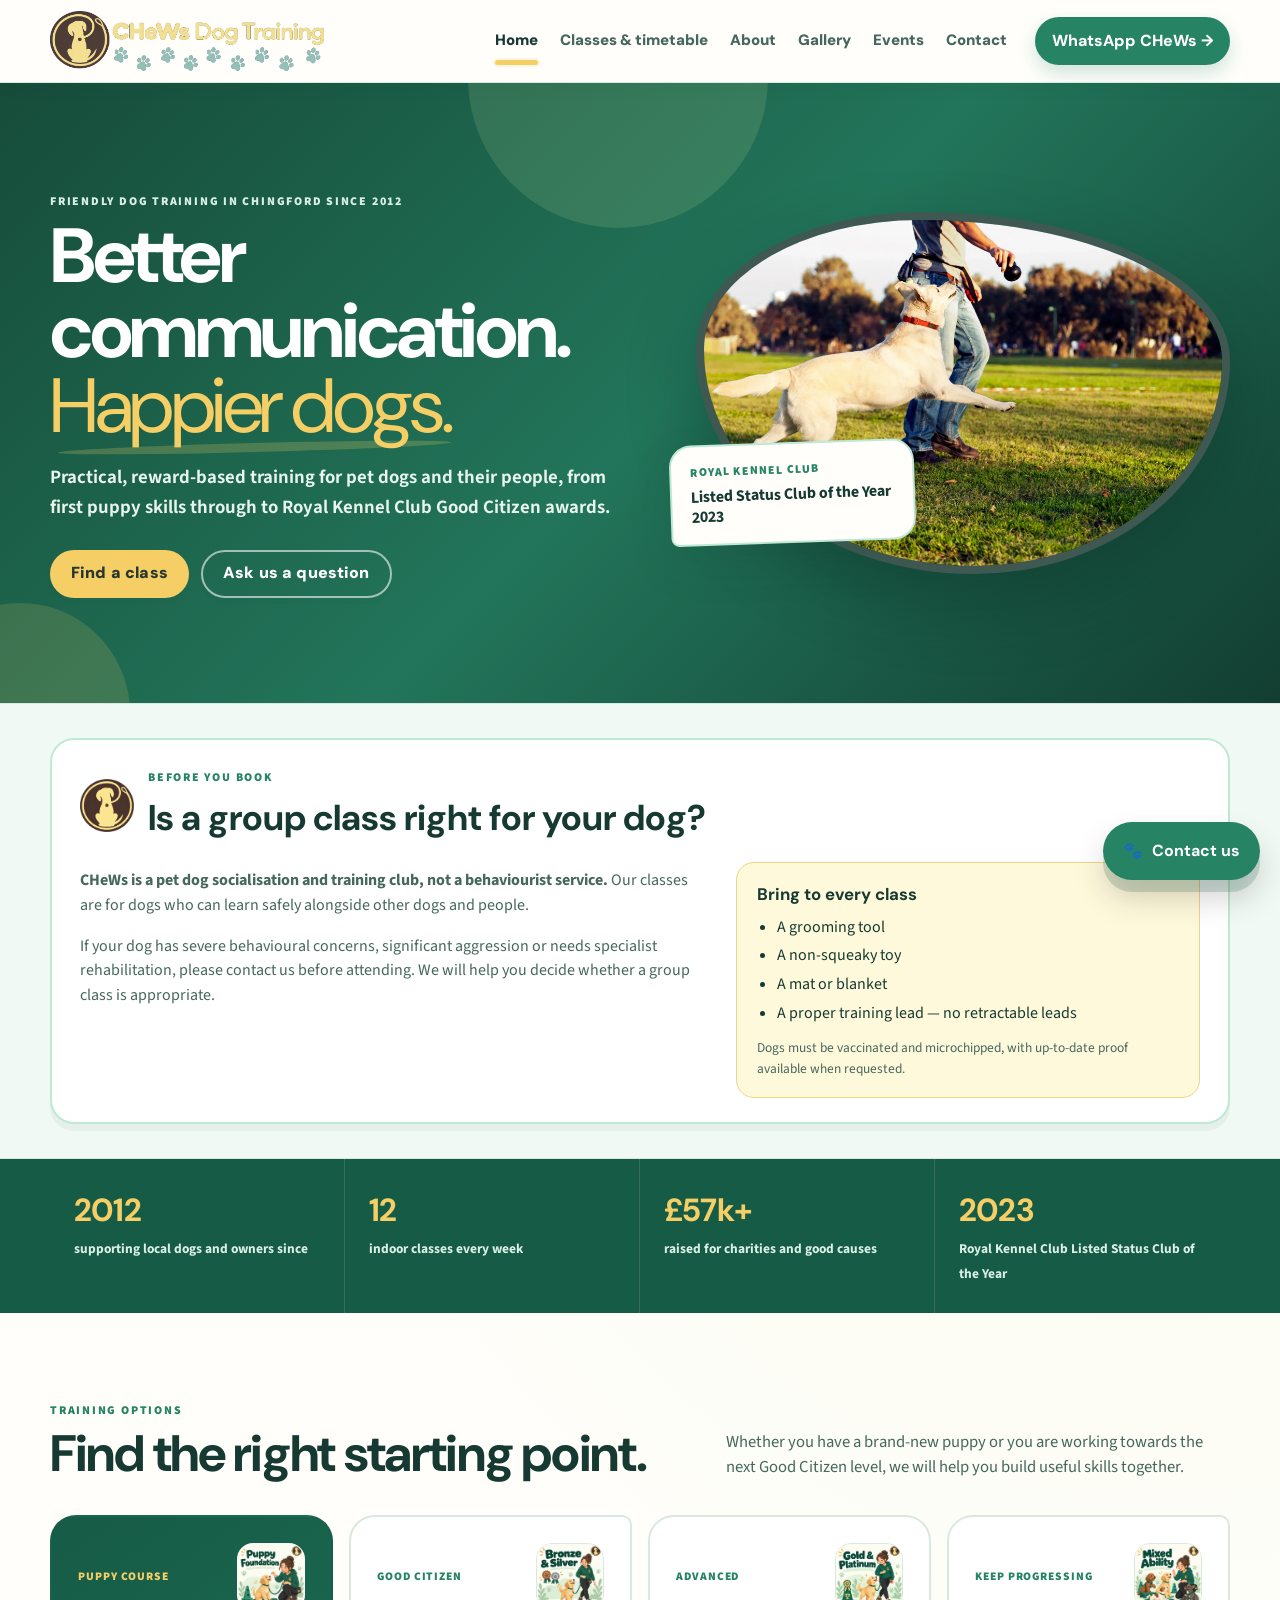
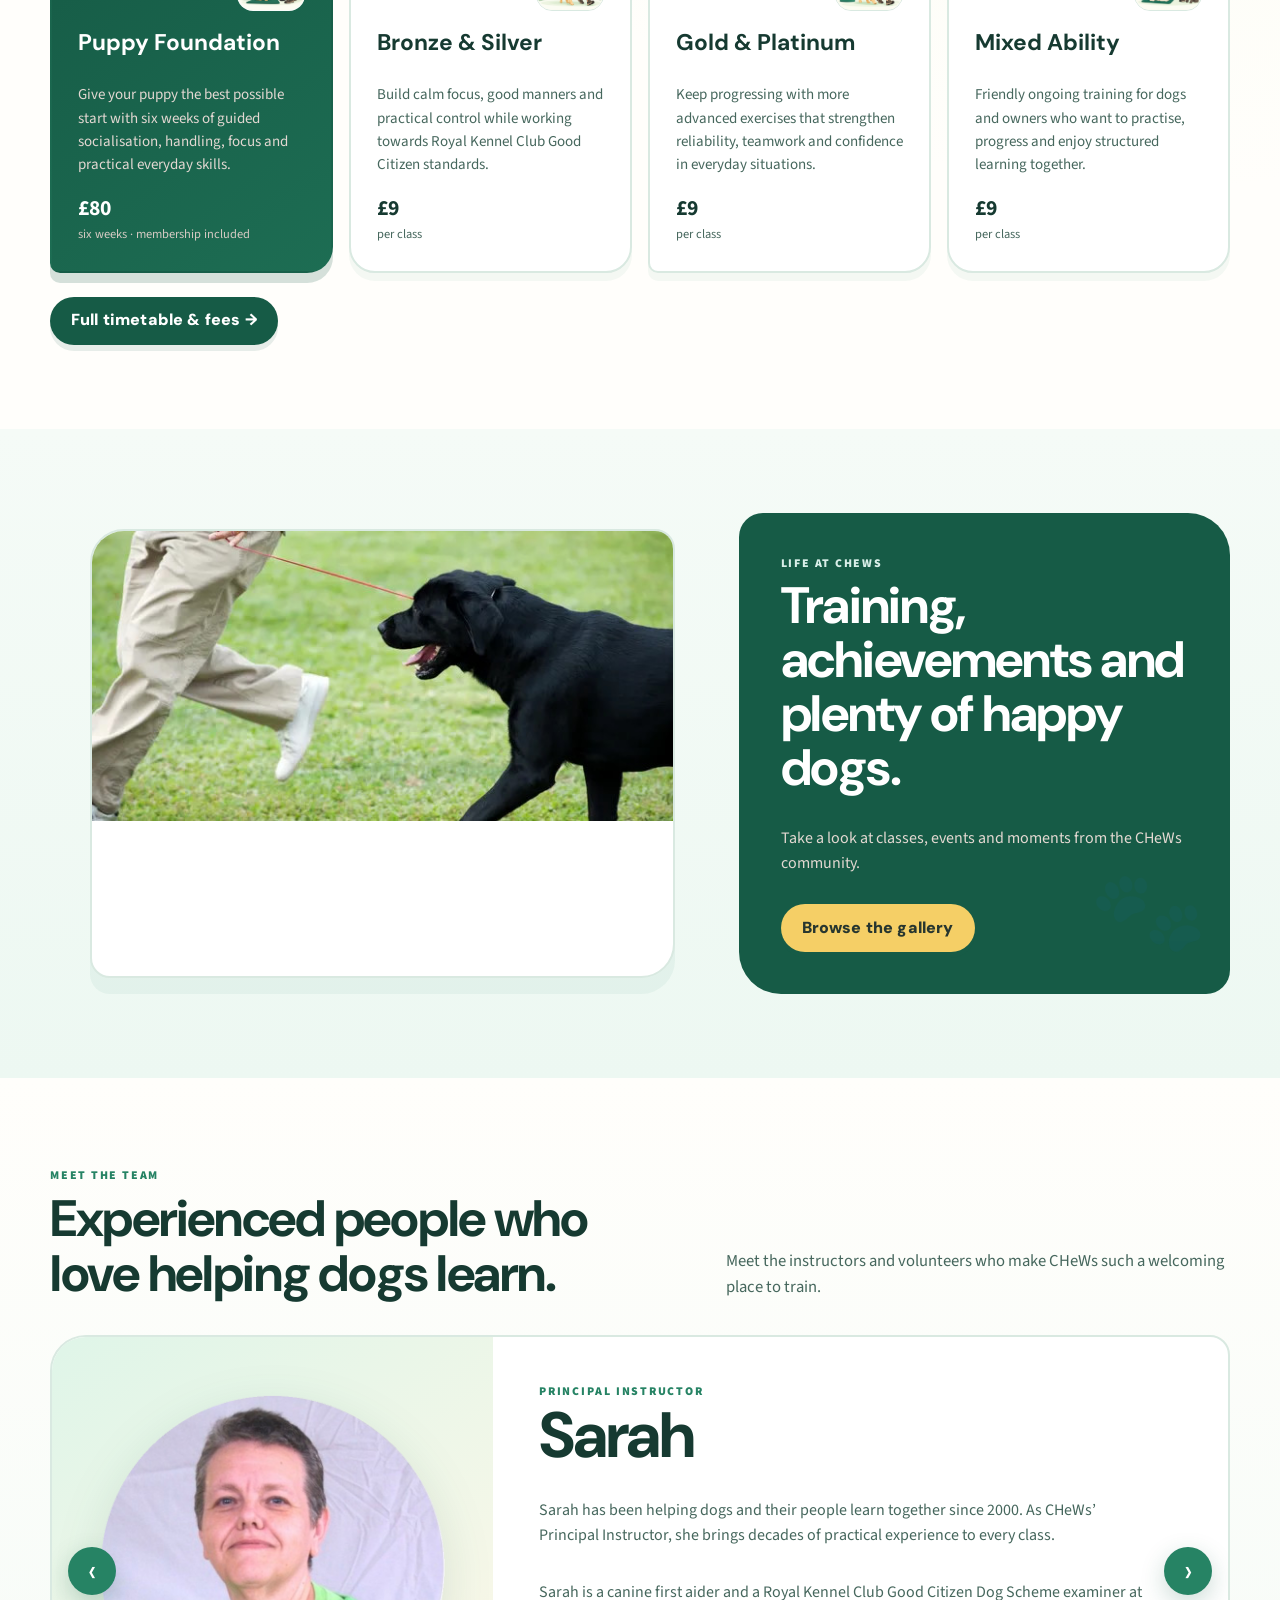
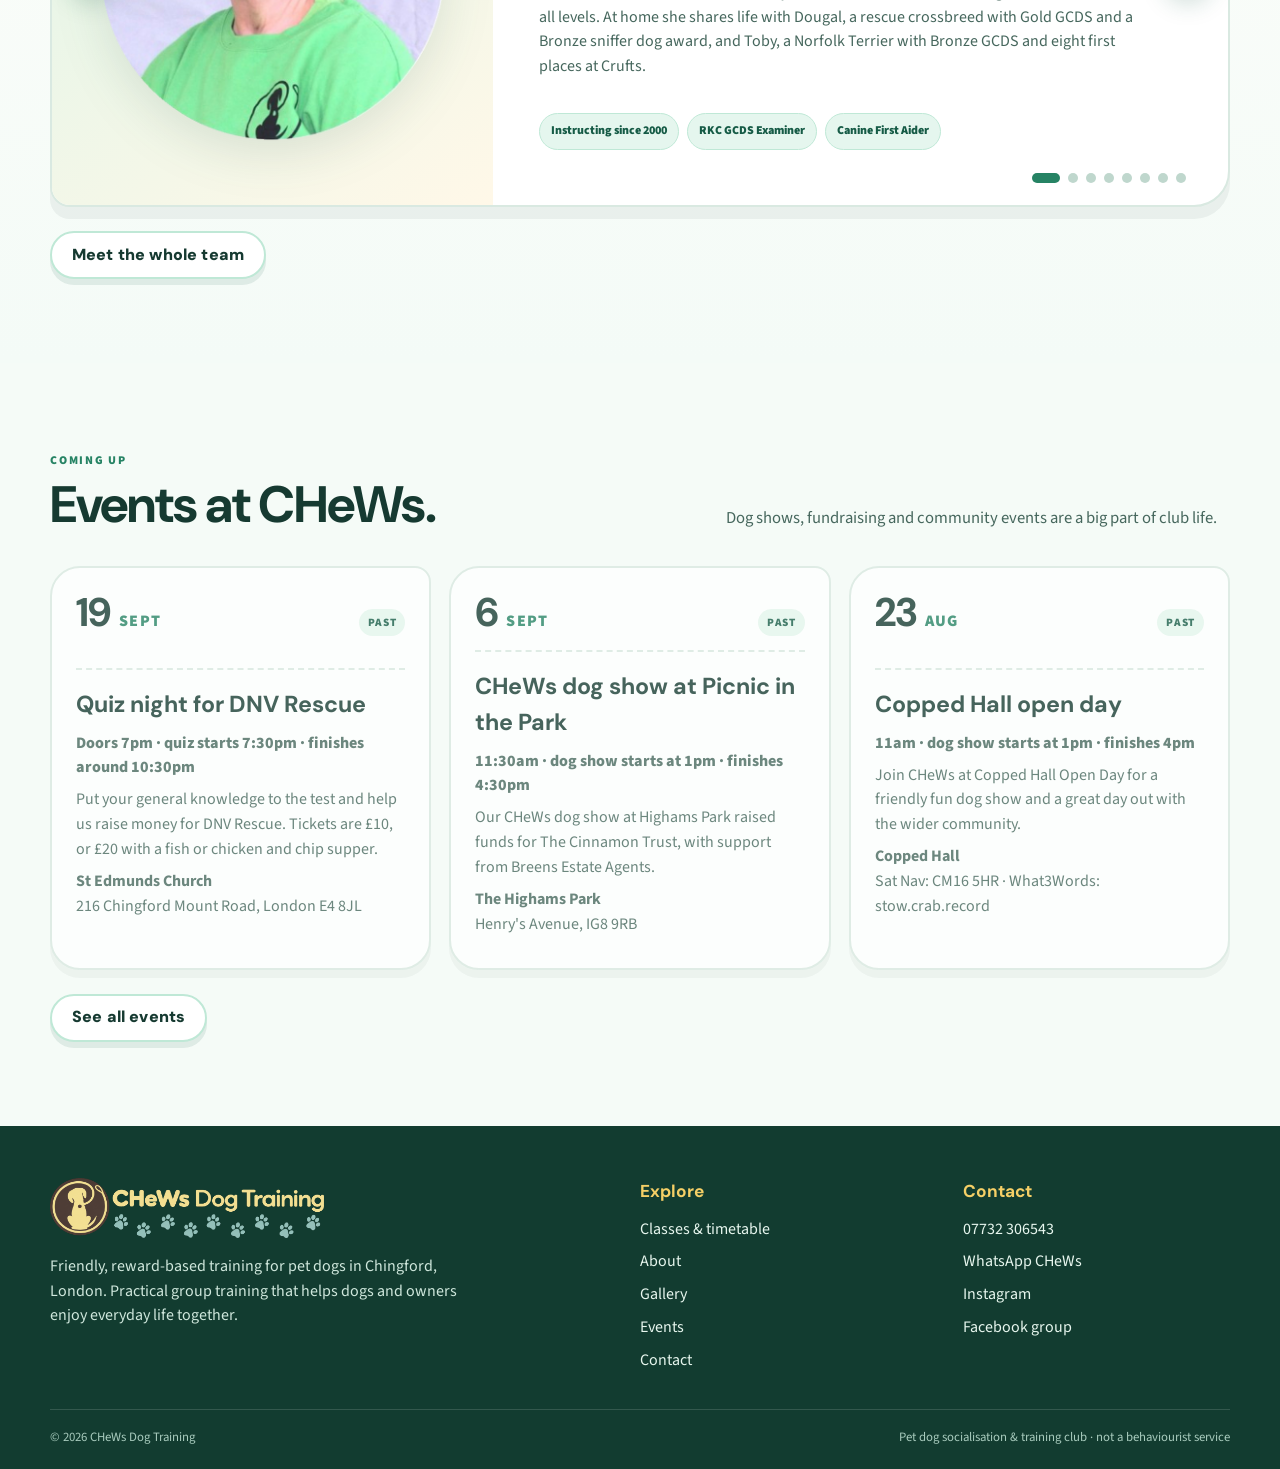
<file: index.html>
<!doctype html><html lang="en"><head><meta charset="utf-8"><meta name="viewport" content="width=device-width,initial-scale=1"><meta name="theme-color" content="#165b46"><meta name="description" content="Friendly, reward-based dog training in Chingford, from Puppy Foundation to Royal Kennel Club Good Citizen levels."><title>CHeWs Dog Training | Friendly dog training in Chingford</title><link rel="icon" href="./assets/logo/chews-mark.png" type="image/png"><link rel="stylesheet" href="./css/styles.css"></head><body data-page="home" data-root="."><div id="site-notice" class="site-notice" hidden></div><div id="prototype-error" class="site-notice" hidden></div><header id="site-header" class="site-header"></header><main>
<section class="home-hero"><div class="container home-hero-grid"><div><span class="eyebrow light">Friendly dog training in Chingford since 2012</span><h1>Better communication.<br><em>Happier dogs.</em></h1><p>Practical, reward-based training for pet dogs and their people, from first puppy skills through to Royal Kennel Club Good Citizen awards.</p><div class="hero-actions"><a class="button primary" href="classes/">Find a class</a><a class="button ghost inverse" href="contact/">Ask us a question</a></div></div><div class="hero-photo"><div class="hero-photo-frame"><img src="assets/images/current-site-hero.png" alt="Dog working attentively with a handler during a training exercise"></div><div class="hero-badge"><span>Royal Kennel Club</span><strong>Listed Status Club of the Year 2023</strong></div></div></div></section>
<section class="join-first"><div class="container before-you-join"><div class="join-heading"><img src="assets/logo/chews-mark.png" alt="" class="join-mark"><div><span class="eyebrow">Before you book</span><h2>Is a group class right for your dog?</h2></div></div><div class="join-grid"><div><p><strong>CHeWs is a pet dog socialisation and training club, not a behaviourist service.</strong> Our classes are for dogs who can learn safely alongside other dogs and people.</p><p>If your dog has severe behavioural concerns, significant aggression or needs specialist rehabilitation, please contact us before attending. We will help you decide whether a group class is appropriate.</p></div><div class="bring-card"><h3>Bring to every class</h3><ul><li>A grooming tool</li><li>A non-squeaky toy</li><li>A mat or blanket</li><li>A proper training lead — no retractable leads</li></ul><p class="small-note">Dogs must be vaccinated and microchipped, with up-to-date proof available when requested.</p></div></div></div></section>
<section class="stats-band"><div id="stats-grid" class="container stats-grid"></div></section>
<section class="section"><div class="container"><div class="section-heading split"><div><span class="eyebrow">Training options</span><h2>Find the right starting point.</h2></div><p>Whether you have a brand-new puppy or you are working towards the next Good Citizen level, we will help you build useful skills together.</p></div><div id="class-grid" class="class-grid"></div><div class="section-cta"><a class="button dark" href="classes/">Full timetable & fees →</a></div></div></section>
<section class="section photo-strip"><div class="container photo-strip-grid"><figure class="photo-natural"><img src="assets/images/current-site-gallery-1.png" alt="Dog taking part in a CHeWs training session"></figure><div class="photo-copy"><span class="eyebrow light">Life at CHeWs</span><h2>Training, achievements and plenty of happy dogs.</h2><p>Take a look at classes, events and moments from the CHeWs community.</p><a class="button primary" href="gallery/">Browse the gallery</a></div></div></section>
<section class="section trainers-home"><div class="container"><div class="section-heading split"><div><span class="eyebrow">Meet the team</span><h2>Experienced people who love helping dogs learn.</h2></div><p>Meet the instructors and volunteers who make CHeWs such a welcoming place to train.</p></div><div id="home-team-carousel"></div><div class="section-cta"><a href="about/" class="button ghost">Meet the whole team</a></div></div></section>
<section class="section" style="background:var(--cream)"><div class="container"><div class="section-heading split"><div><span class="eyebrow">Coming up</span><h2>Events at CHeWs.</h2></div><p>Dog shows, fundraising and community events are a big part of club life.</p></div><div id="home-events" class="events-grid home-events-grid"></div><div class="section-cta"><a href="events/" class="button ghost">See all events</a></div></div></section>
</main><footer id="site-footer" class="site-footer"></footer><div id="contact-fab-root"></div><script src="./js/content-provider.js"></script><script src="./js/site.js"></script></body></html>
</file>
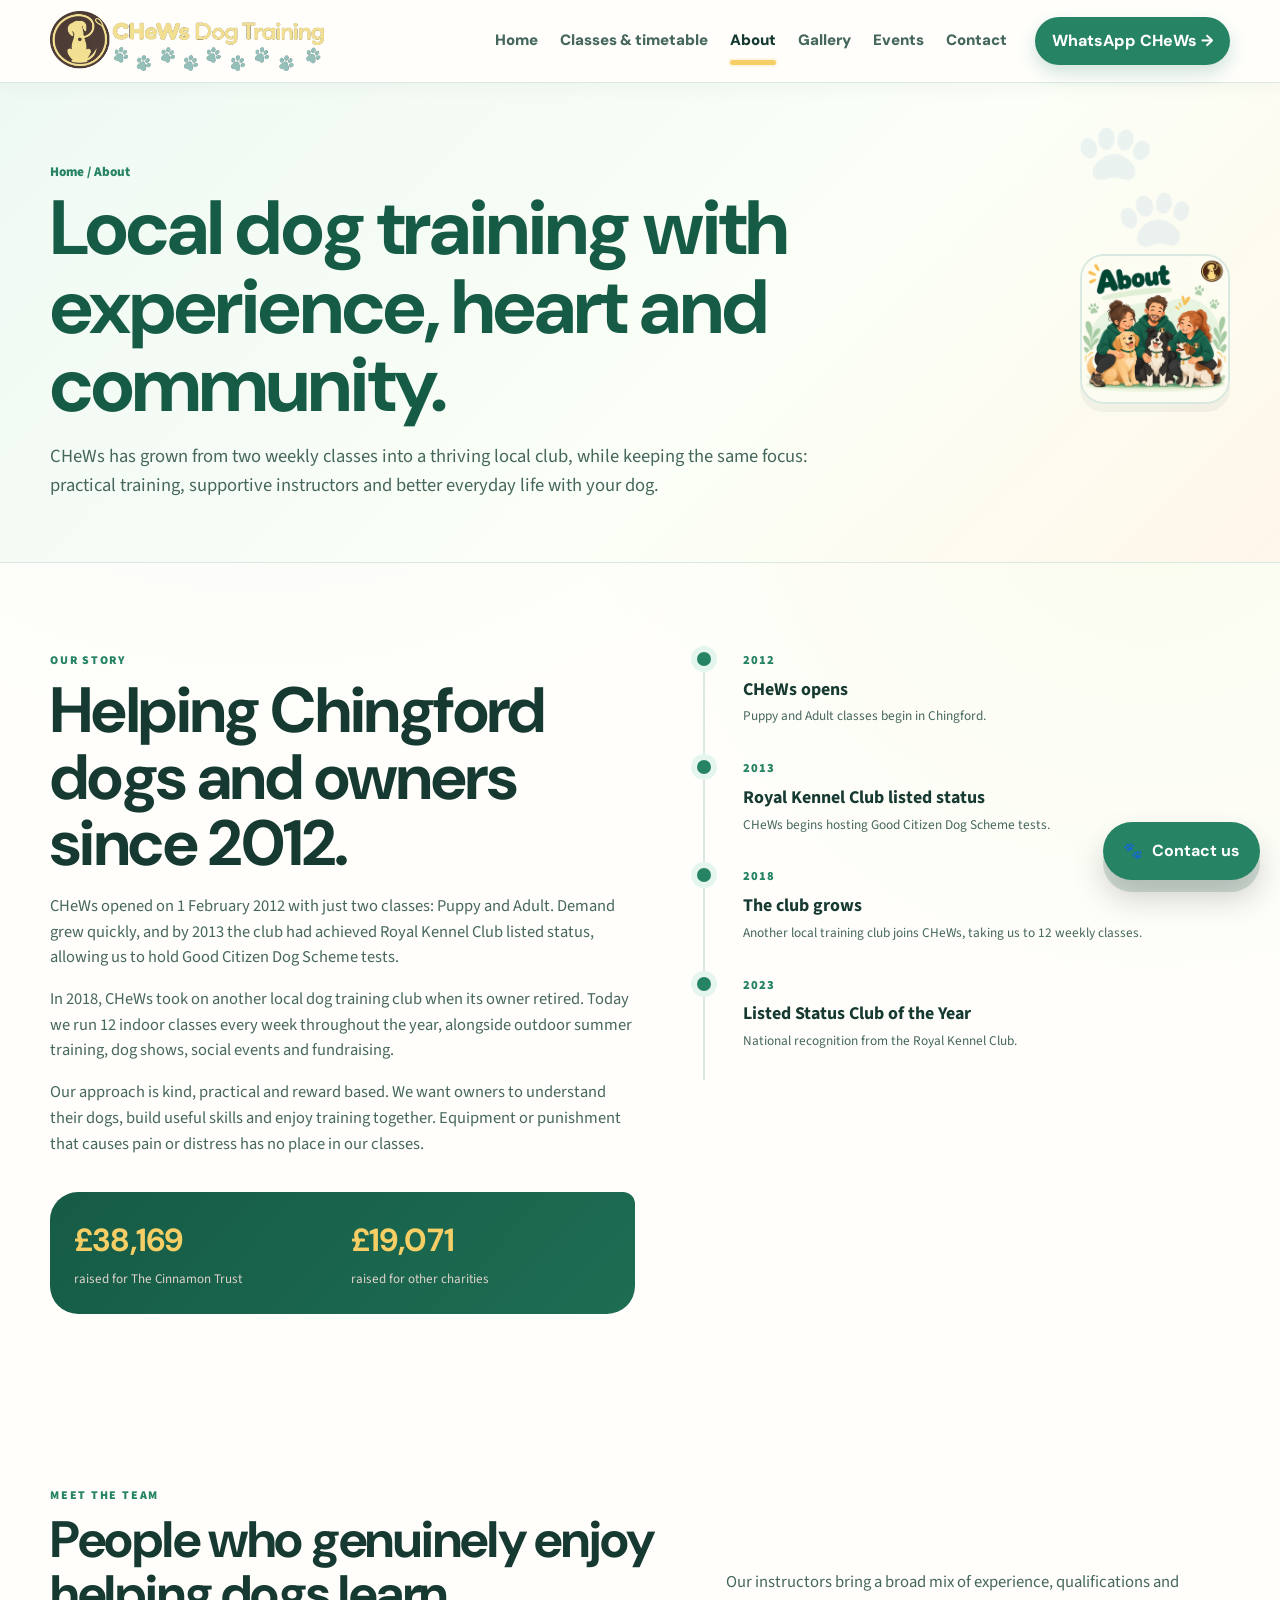
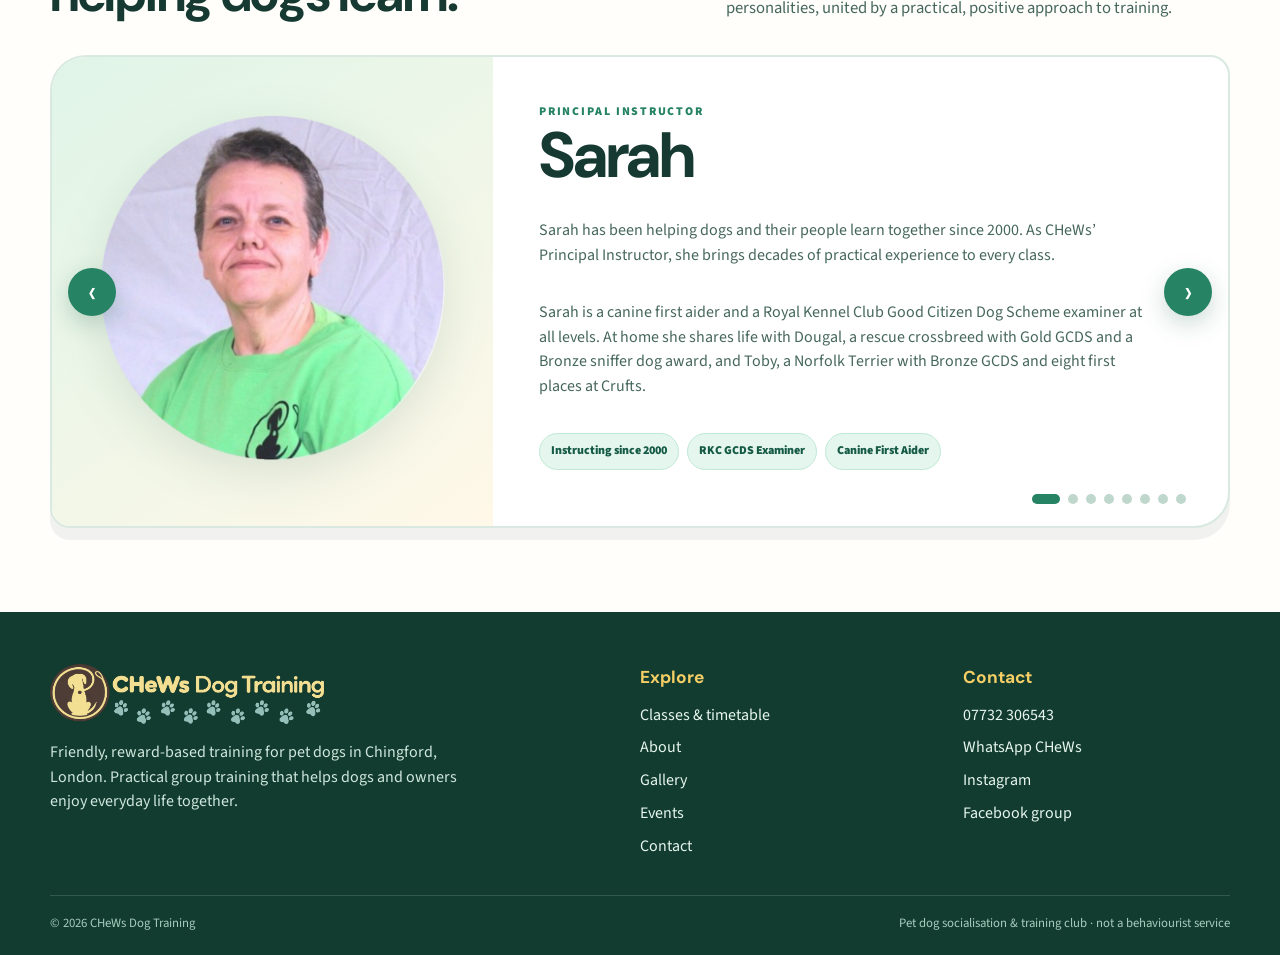
<file: about/index.html>
<!doctype html><html lang="en"><head><meta charset="utf-8"><meta name="viewport" content="width=device-width,initial-scale=1"><meta name="theme-color" content="#146047"><meta name="description" content="Meet the team and discover the story behind CHeWs Dog Training in Chingford."><title>About CHeWs | CHeWs Dog Training</title><link rel="icon" href="../assets/logo/chews-mark.png" type="image/png"><link rel="stylesheet" href="../css/styles.css"></head><body data-page="about" data-root=".."><div id="site-notice" class="site-notice" hidden></div><div id="prototype-error" class="site-notice" hidden></div><header id="site-header" class="site-header"></header><main>
<section class="page-hero"><div class="container page-hero-grid"><div><a class="crumb" href="../">Home / About</a><h1>Local dog training with experience, heart and community.</h1><p>CHeWs has grown from two weekly classes into a thriving local club, while keeping the same focus: practical training, supportive instructors and better everyday life with your dog.</p></div><img class="page-art" src="../assets/images/illustrations/about.png" alt="CHeWs trainers and dogs together"></div></section>
<section class="section"><div class="container story-grid"><div class="story-copy"><span class="eyebrow">Our story</span><h2>Helping Chingford dogs and owners since 2012.</h2><p>CHeWs opened on 1 February 2012 with just two classes: Puppy and Adult. Demand grew quickly, and by 2013 the club had achieved Royal Kennel Club listed status, allowing us to hold Good Citizen Dog Scheme tests.</p><p>In 2018, CHeWs took on another local dog training club when its owner retired. Today we run 12 indoor classes every week throughout the year, alongside outdoor summer training, dog shows, social events and fundraising.</p><p>Our approach is kind, practical and reward based. We want owners to understand their dogs, build useful skills and enjoy training together. Equipment or punishment that causes pain or distress has no place in our classes.</p><div class="charity-band"><div><strong>£38,169</strong><span>raised for The Cinnamon Trust</span></div><div><strong>£19,071</strong><span>raised for other charities</span></div></div></div><div class="timeline"><div class="timeline-item"><time>2012</time><strong>CHeWs opens</strong><small>Puppy and Adult classes begin in Chingford.</small></div><div class="timeline-item"><time>2013</time><strong>Royal Kennel Club listed status</strong><small>CHeWs begins hosting Good Citizen Dog Scheme tests.</small></div><div class="timeline-item"><time>2018</time><strong>The club grows</strong><small>Another local training club joins CHeWs, taking us to 12 weekly classes.</small></div><div class="timeline-item"><time>2023</time><strong>Listed Status Club of the Year</strong><small>National recognition from the Royal Kennel Club.</small></div></div></div></section>
<section class="section team-section"><div class="container"><div class="section-heading split"><div><span class="eyebrow">Meet the team</span><h2>People who genuinely enjoy helping dogs learn.</h2></div><p>Our instructors bring a broad mix of experience, qualifications and personalities, united by a practical, positive approach to training.</p></div><div id="team-grid"></div></div></section>
</main><footer id="site-footer" class="site-footer"></footer><div id="contact-fab-root"></div><script src="../js/content-provider.js"></script><script src="../js/site.js"></script></body></html>
</file>
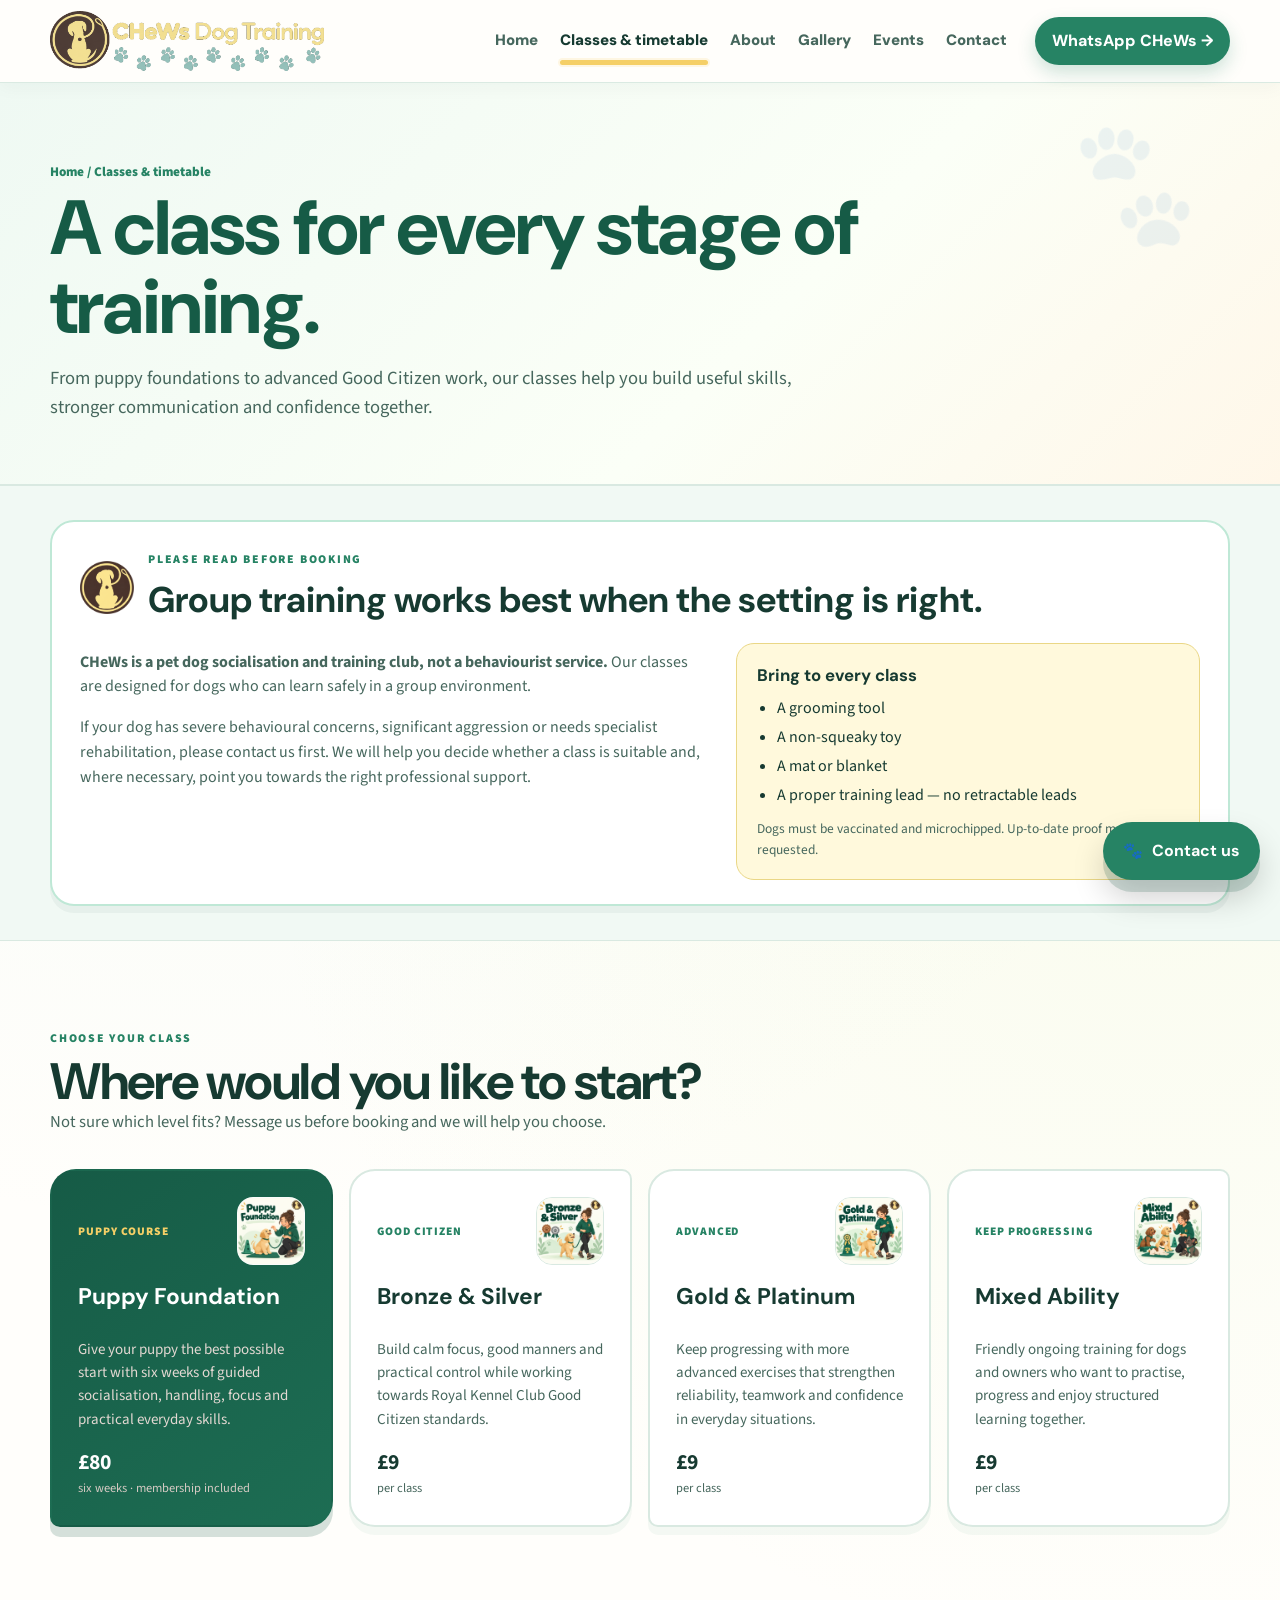
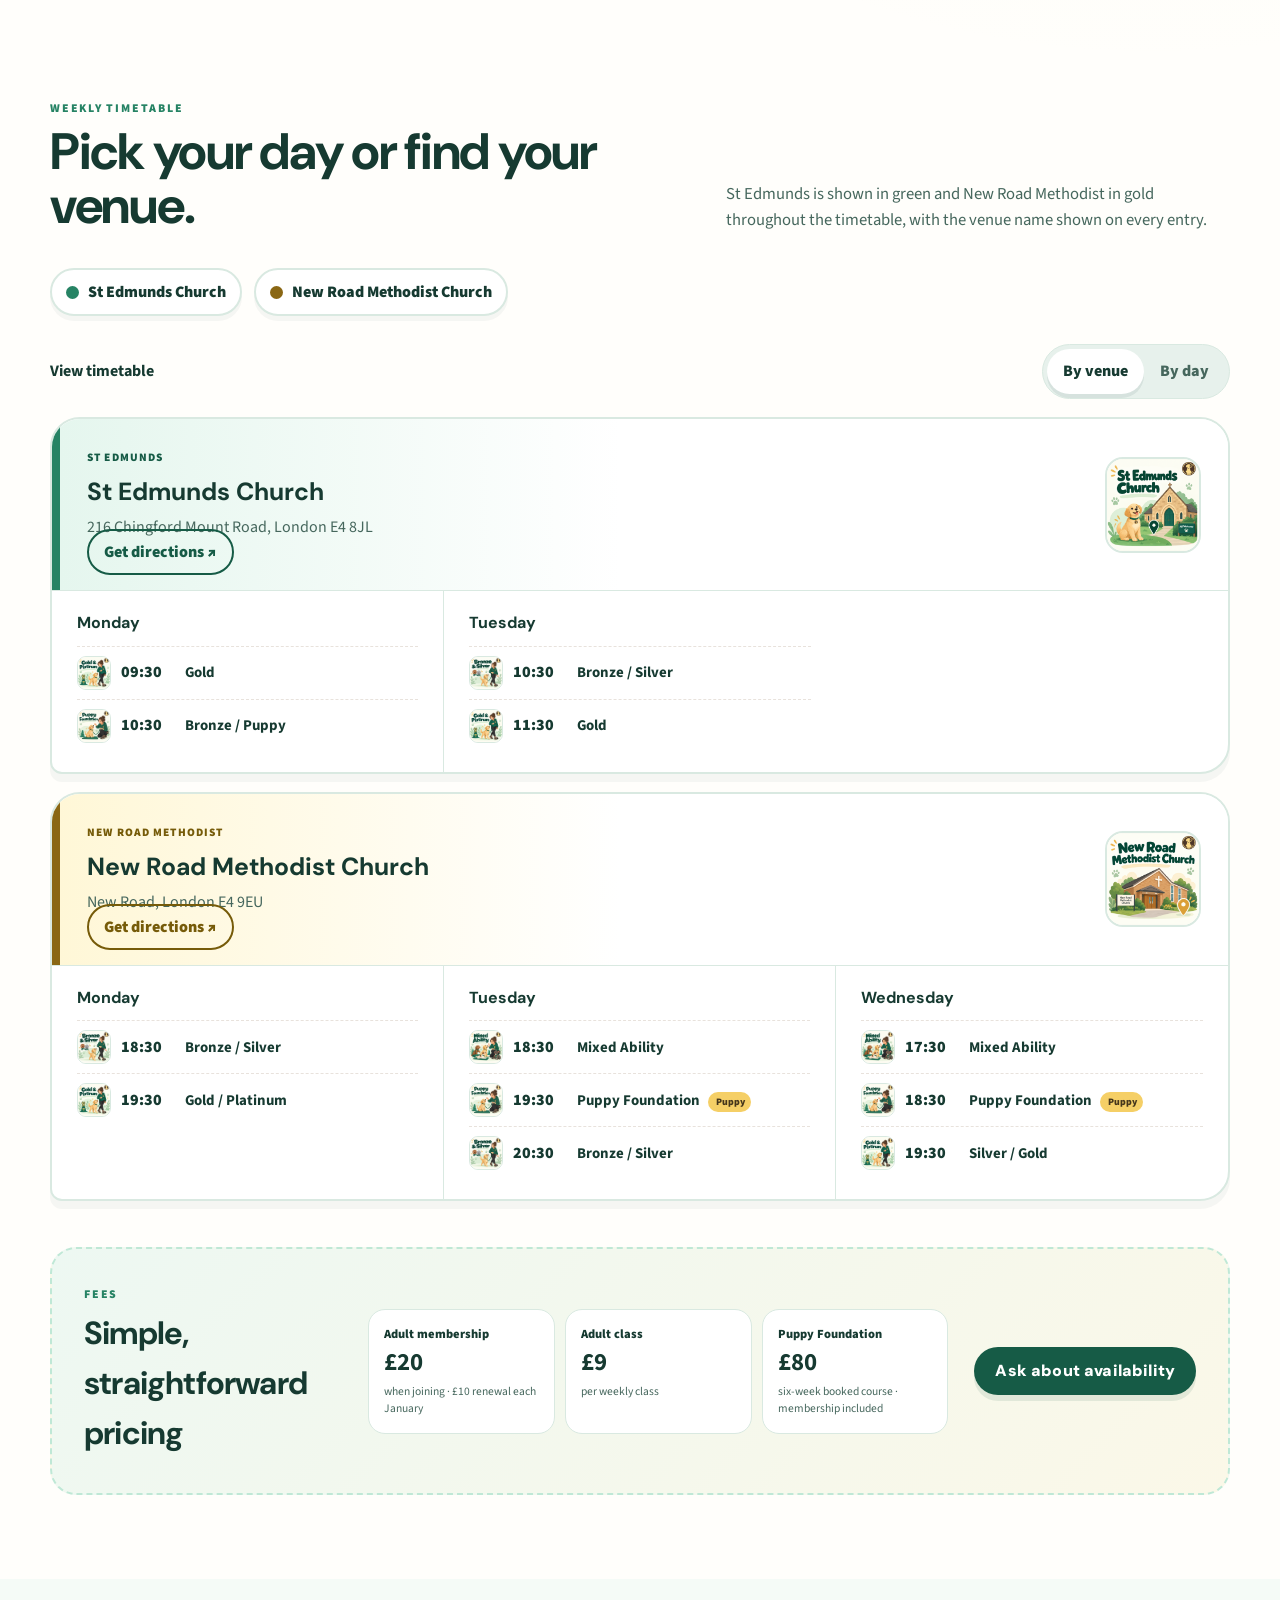
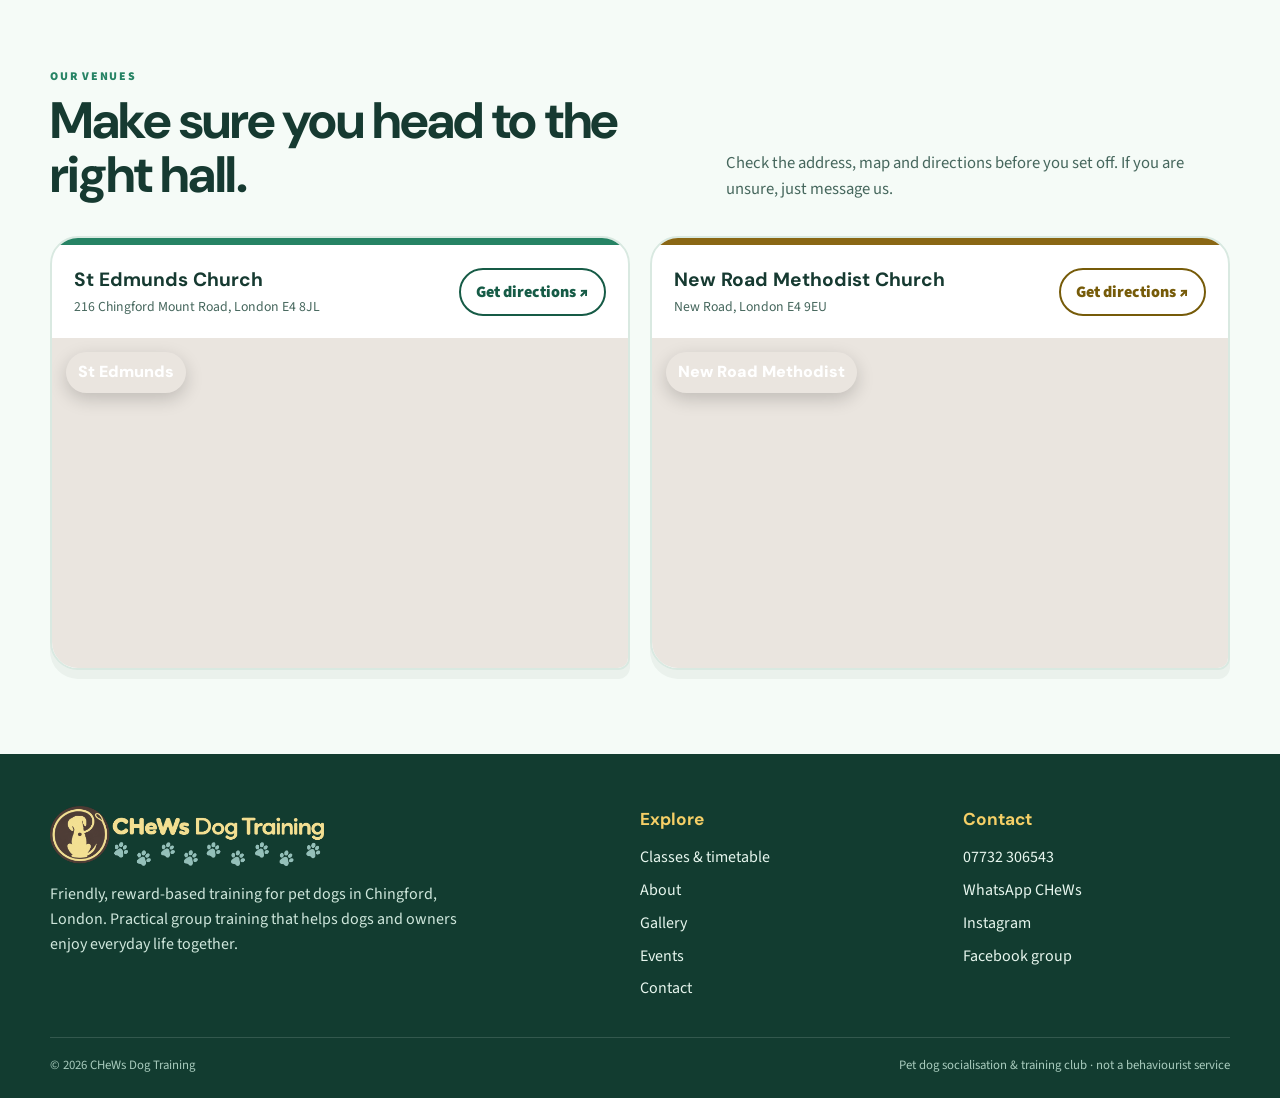
<file: classes/index.html>
<!doctype html><html lang="en"><head><meta charset="utf-8"><meta name="viewport" content="width=device-width,initial-scale=1"><meta name="theme-color" content="#146047"><meta name="description" content="Dog training classes, fees, times and venues for CHeWs Dog Training in Chingford."><title>Classes & Timetable | CHeWs Dog Training</title><link rel="icon" href="../assets/logo/chews-mark.png" type="image/png"><link rel="stylesheet" href="../css/styles.css"></head><body data-page="classes" data-root=".."><div id="site-notice" class="site-notice" hidden></div><div id="prototype-error" class="site-notice" hidden></div><header id="site-header" class="site-header"></header><main>
<section class="page-hero"><div class="container"><div><a class="crumb" href="../">Home / Classes & timetable</a><h1>A class for every stage of training.</h1><p>From puppy foundations to advanced Good Citizen work, our classes help you build useful skills, stronger communication and confidence together.</p></div></div></section>
<section class="section join-first"><div class="container before-you-join"><div class="join-heading"><img src="../assets/logo/chews-mark.png" alt="" class="join-mark"><div><span class="eyebrow">Please read before booking</span><h2>Group training works best when the setting is right.</h2></div></div><div class="join-grid"><div><p><strong>CHeWs is a pet dog socialisation and training club, not a behaviourist service.</strong> Our classes are designed for dogs who can learn safely in a group environment.</p><p>If your dog has severe behavioural concerns, significant aggression or needs specialist rehabilitation, please contact us first. We will help you decide whether a class is suitable and, where necessary, point you towards the right professional support.</p></div><div class="bring-card"><h3>Bring to every class</h3><ul><li>A grooming tool</li><li>A non-squeaky toy</li><li>A mat or blanket</li><li>A proper training lead — no retractable leads</li></ul><p class="small-note">Dogs must be vaccinated and microchipped. Up-to-date proof may be requested.</p></div></div></div></section>
<section class="section"><div class="container"><div class="section-heading"><span class="eyebrow">Choose your class</span><h2>Where would you like to start?</h2><p>Not sure which level fits? Message us before booking and we will help you choose.</p></div><div id="class-grid" class="class-grid"></div></div></section>
<section class="section timetable-section" id="timetable"><div class="container"><div class="section-heading split"><div><span class="eyebrow">Weekly timetable</span><h2>Pick your day or find your venue.</h2></div><p>St Edmunds is shown in green and New Road Methodist in gold throughout the timetable, with the venue name shown on every entry.</p></div><div id="venue-legend-root"></div><div class="schedule-toolbar"><strong>View timetable</strong><div class="view-switch"><button class="view-btn active" data-view="venue" type="button">By venue</button><button class="view-btn" data-view="day" type="button">By day</button></div></div><div id="venue-view" class="schedule-view active"></div><div id="day-view" class="schedule-view"></div><div class="fees-wrap"><div><span class="eyebrow">Fees</span><h3>Simple, straightforward pricing</h3></div><div id="fees-grid" class="fees-grid"></div><a class="button dark" href="../contact/">Ask about availability</a></div></div></section>
<section class="section map-section" id="venues"><div class="container"><div class="section-heading split"><div><span class="eyebrow">Our venues</span><h2>Make sure you head to the right hall.</h2></div><p>Check the address, map and directions before you set off. If you are unsure, just message us.</p></div><div id="map-grid" class="map-grid"></div></div></section>
</main><footer id="site-footer" class="site-footer"></footer><div id="contact-fab-root"></div><script src="../js/content-provider.js"></script><script src="../js/site.js"></script></body></html>
</file>
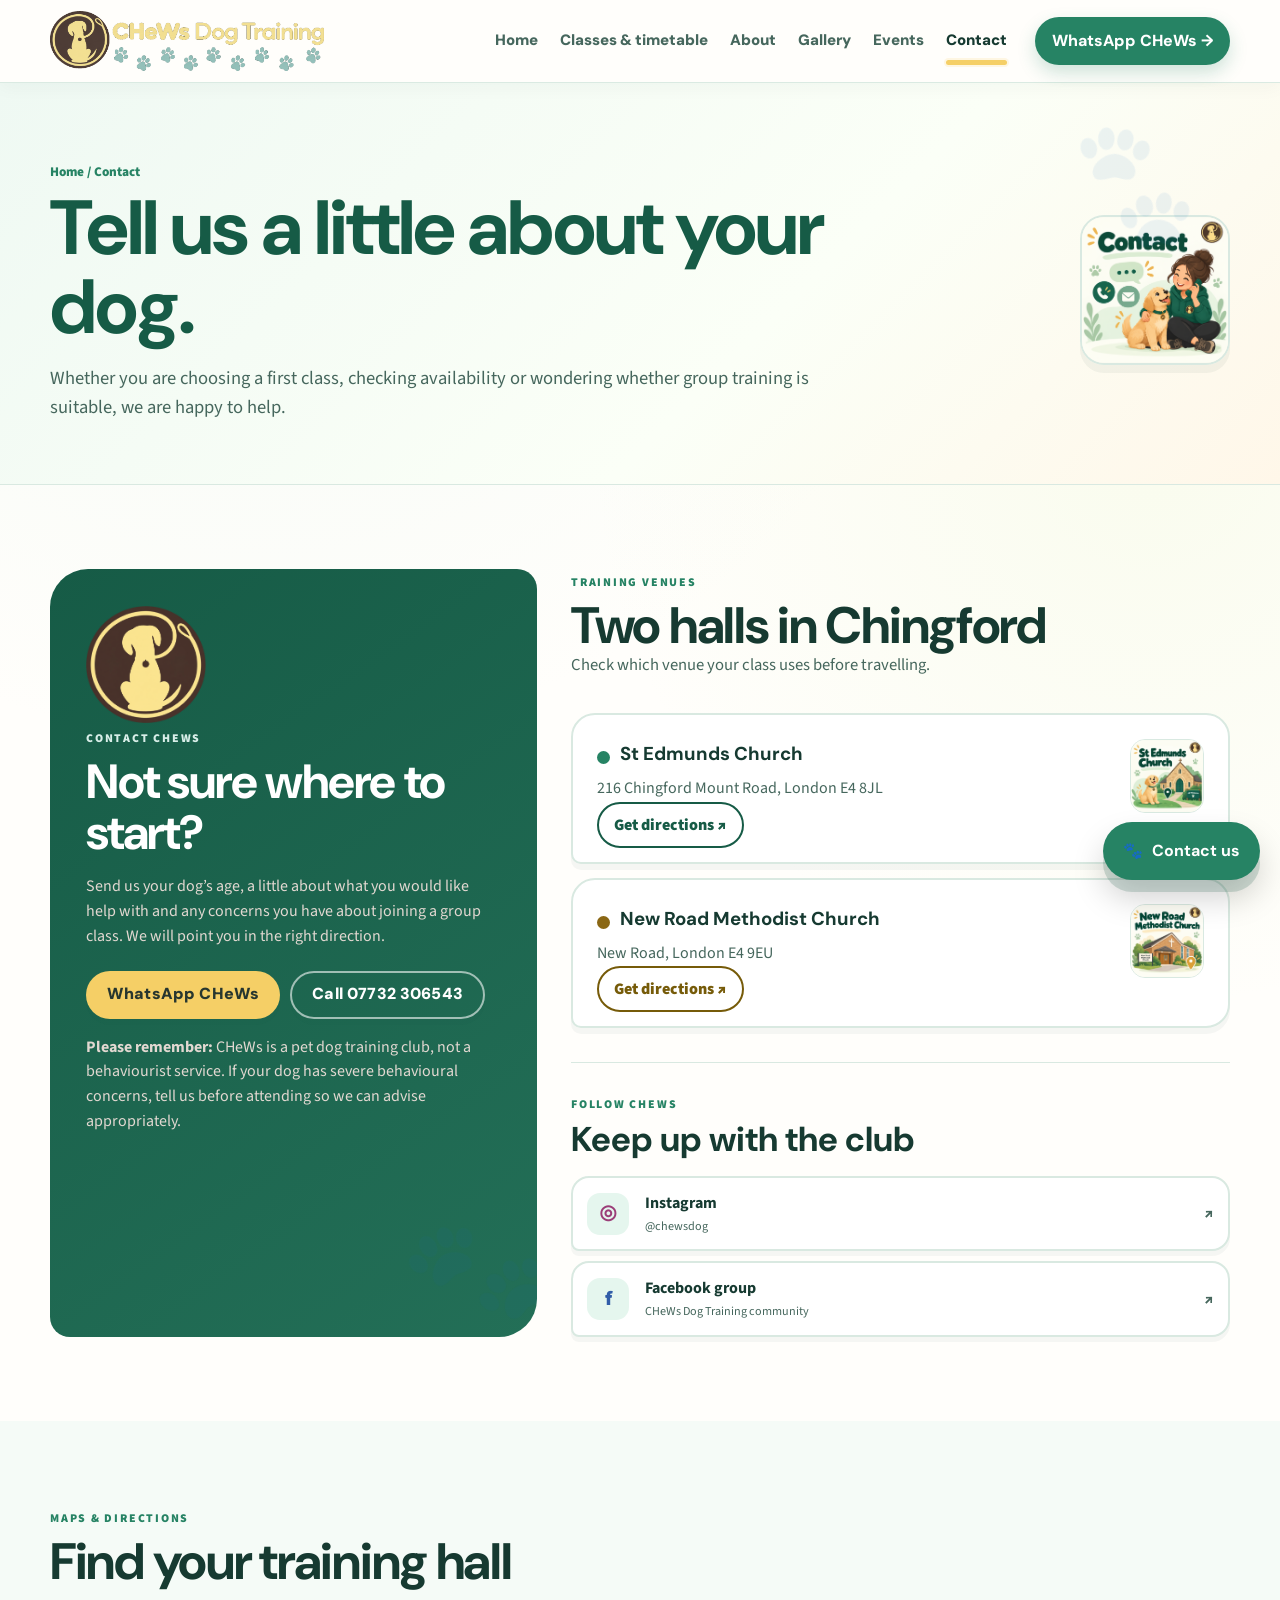
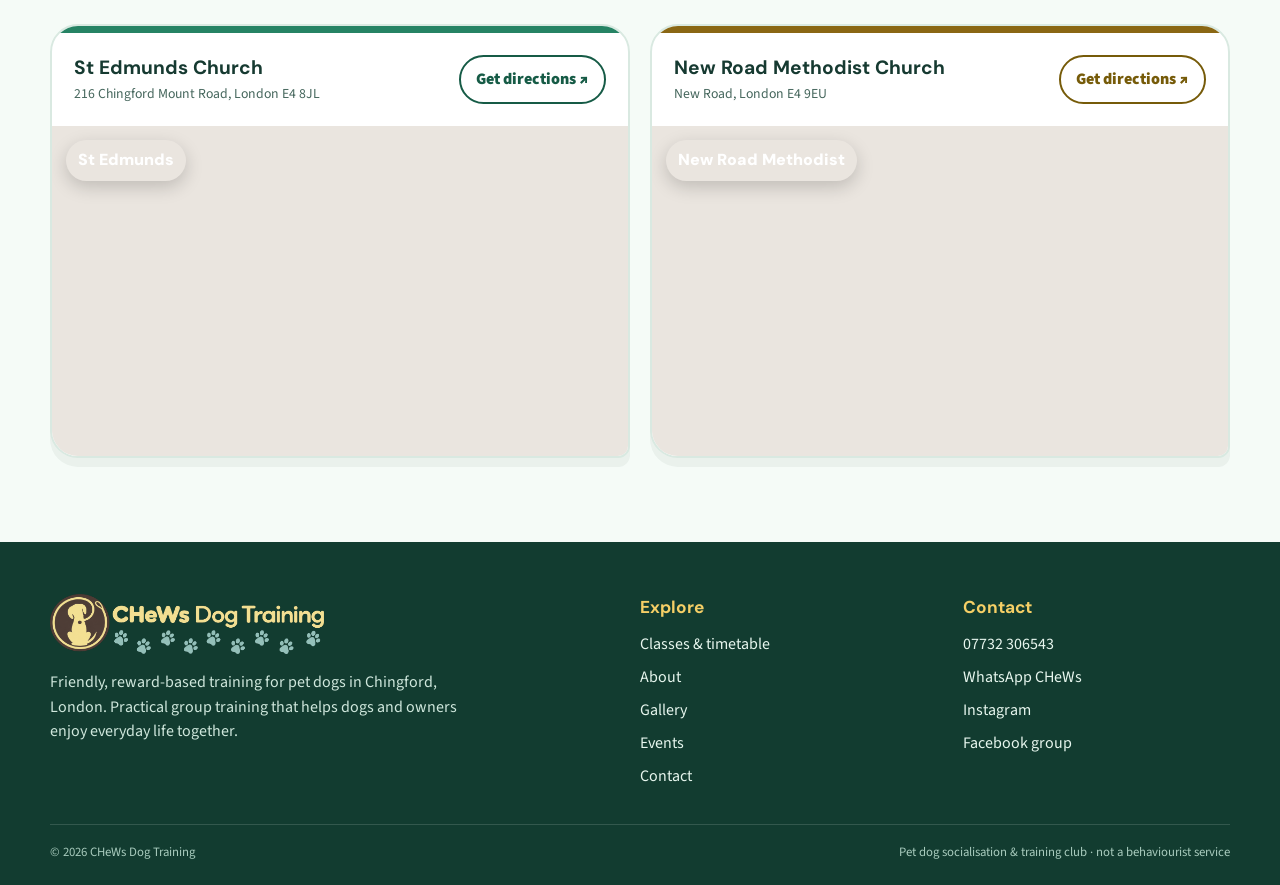
<file: contact/index.html>
<!doctype html><html lang="en"><head><meta charset="utf-8"><meta name="viewport" content="width=device-width,initial-scale=1"><meta name="theme-color" content="#146047"><meta name="description" content="Contact CHeWs Dog Training and find our two Chingford training venues."><title>Contact & Venues | CHeWs Dog Training</title><link rel="icon" href="../assets/logo/chews-mark.png" type="image/png"><link rel="stylesheet" href="../css/styles.css"></head><body data-page="contact" data-root=".."><div id="site-notice" class="site-notice" hidden></div><div id="prototype-error" class="site-notice" hidden></div><header id="site-header" class="site-header"></header><main>
<section class="page-hero"><div class="container page-hero-grid"><div><a class="crumb" href="../">Home / Contact</a><h1>Tell us a little about your dog.</h1><p>Whether you are choosing a first class, checking availability or wondering whether group training is suitable, we are happy to help.</p></div><img class="page-art" src="../assets/images/illustrations/contact.png" alt="Contact CHeWs illustration"></div></section>
<section class="section"><div class="container contact-grid"><article class="contact-card"><img class="mark" src="../assets/logo/chews-mark.png" alt=""><span class="eyebrow light">Contact CHeWs</span><h2>Not sure where to start?</h2><p>Send us your dog’s age, a little about what you would like help with and any concerns you have about joining a group class. We will point you in the right direction.</p><div class="contact-buttons"><a class="button primary" href="https://wa.me/447732306543">WhatsApp CHeWs</a><a class="button ghost inverse" href="tel:+447732306543">Call 07732 306543</a></div><p class="contact-note"><strong>Please remember:</strong> CHeWs is a pet dog training club, not a behaviourist service. If your dog has severe behavioural concerns, tell us before attending so we can advise appropriately.</p></article><div><div class="section-heading compact"><span class="eyebrow">Training venues</span><h2>Two halls in Chingford</h2><p>Check which venue your class uses before travelling.</p></div><div id="contact-venues" class="contact-details"></div><div class="social-contact"><span class="eyebrow">Follow CHeWs</span><h2>Keep up with the club</h2><div id="contact-socials" class="social-links"></div></div></div></section>
<section class="section map-section"><div class="container"><div class="section-heading"><span class="eyebrow">Maps & directions</span><h2>Find your training hall</h2></div><div id="contact-map-grid" class="map-grid"></div></div></section>
</main><footer id="site-footer" class="site-footer"></footer><div id="contact-fab-root"></div><script src="../js/content-provider.js"></script><script src="../js/site.js"></script></body></html>
</file>
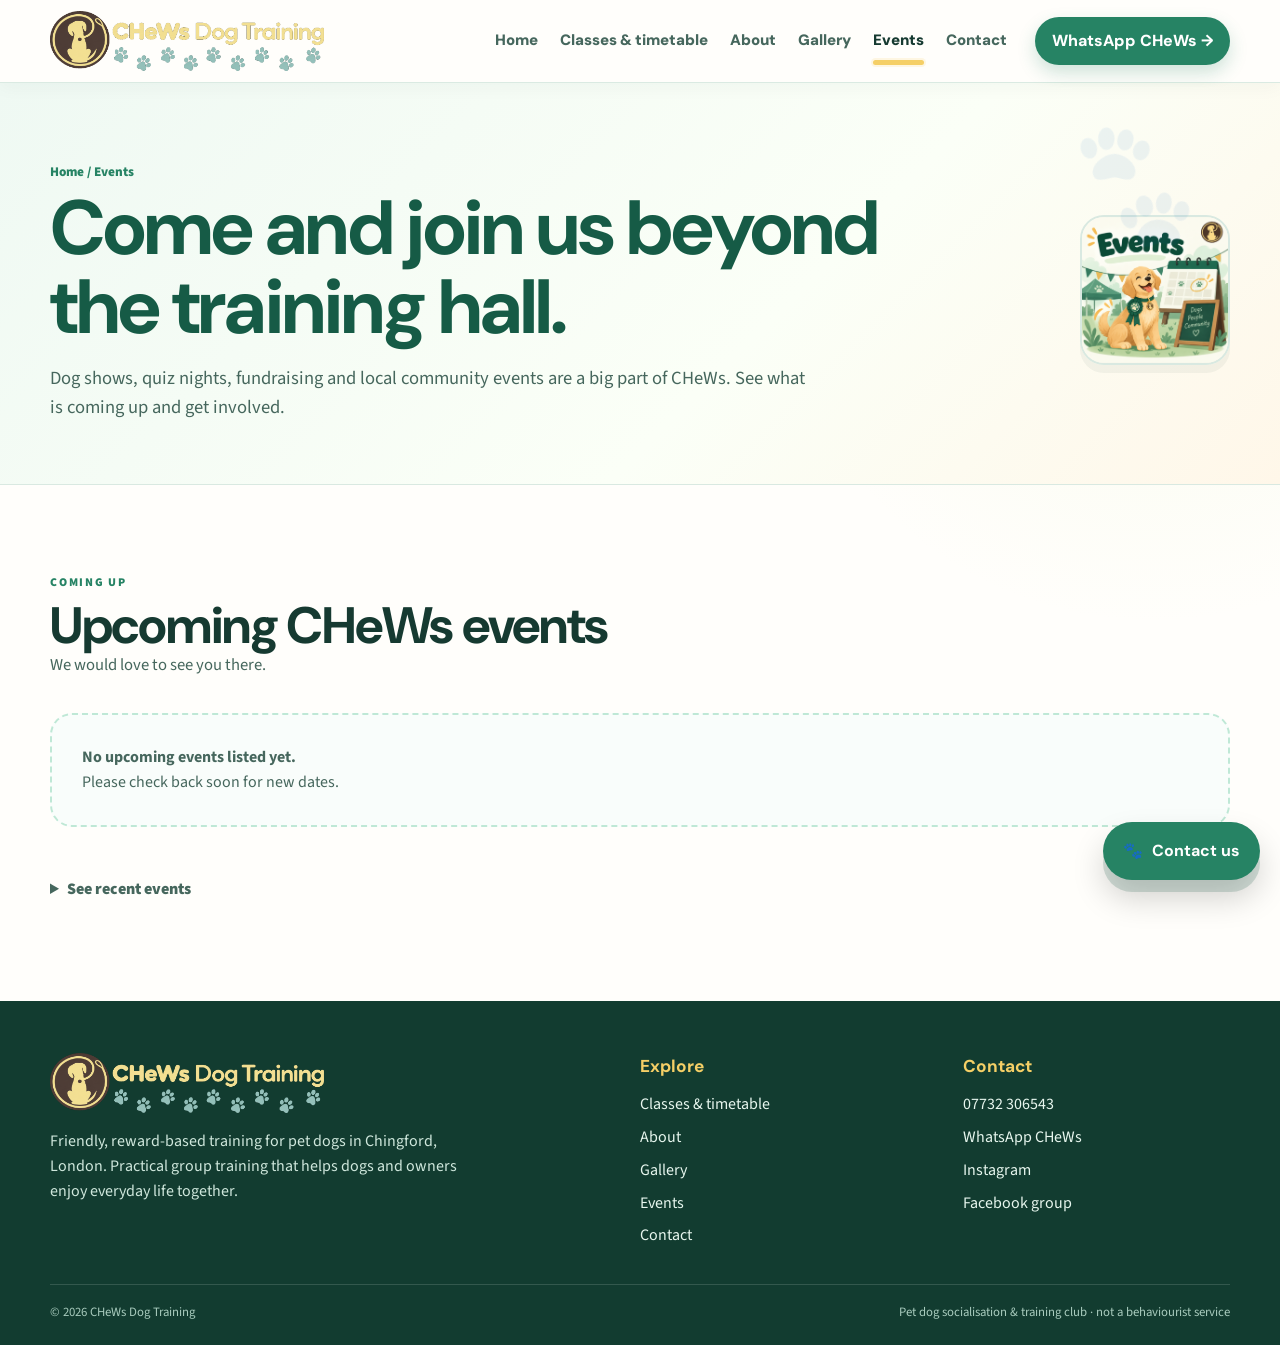
<file: events/index.html>
<!doctype html><html lang="en"><head><meta charset="utf-8"><meta name="viewport" content="width=device-width,initial-scale=1"><meta name="theme-color" content="#146047"><meta name="description" content="CHeWs Dog Training dog shows, fundraisers and community events."><title>Events | CHeWs Dog Training</title><link rel="icon" href="../assets/logo/chews-mark.png" type="image/png"><link rel="stylesheet" href="../css/styles.css"></head><body data-page="events" data-root=".."><div id="site-notice" class="site-notice" hidden></div><div id="prototype-error" class="site-notice" hidden></div><header id="site-header" class="site-header"></header><main>
<section class="page-hero"><div class="container page-hero-grid"><div><a class="crumb" href="../">Home / Events</a><h1>Come and join us beyond the training hall.</h1><p>Dog shows, quiz nights, fundraising and local community events are a big part of CHeWs. See what is coming up and get involved.</p></div><img class="page-art" src="../assets/images/illustrations/events.png" alt="CHeWs community events illustration"></div></section>
<section class="section"><div class="container"><div class="section-heading"><span class="eyebrow">Coming up</span><h2>Upcoming CHeWs events</h2><p>We would love to see you there.</p></div><div id="upcoming-events" class="events-grid"></div><details class="past-events"><summary>See recent events</summary><div id="past-events" class="events-grid"></div></details></div></section>
</main><footer id="site-footer" class="site-footer"></footer><div id="contact-fab-root"></div><script src="../js/content-provider.js"></script><script src="../js/site.js"></script></body></html>
</file>
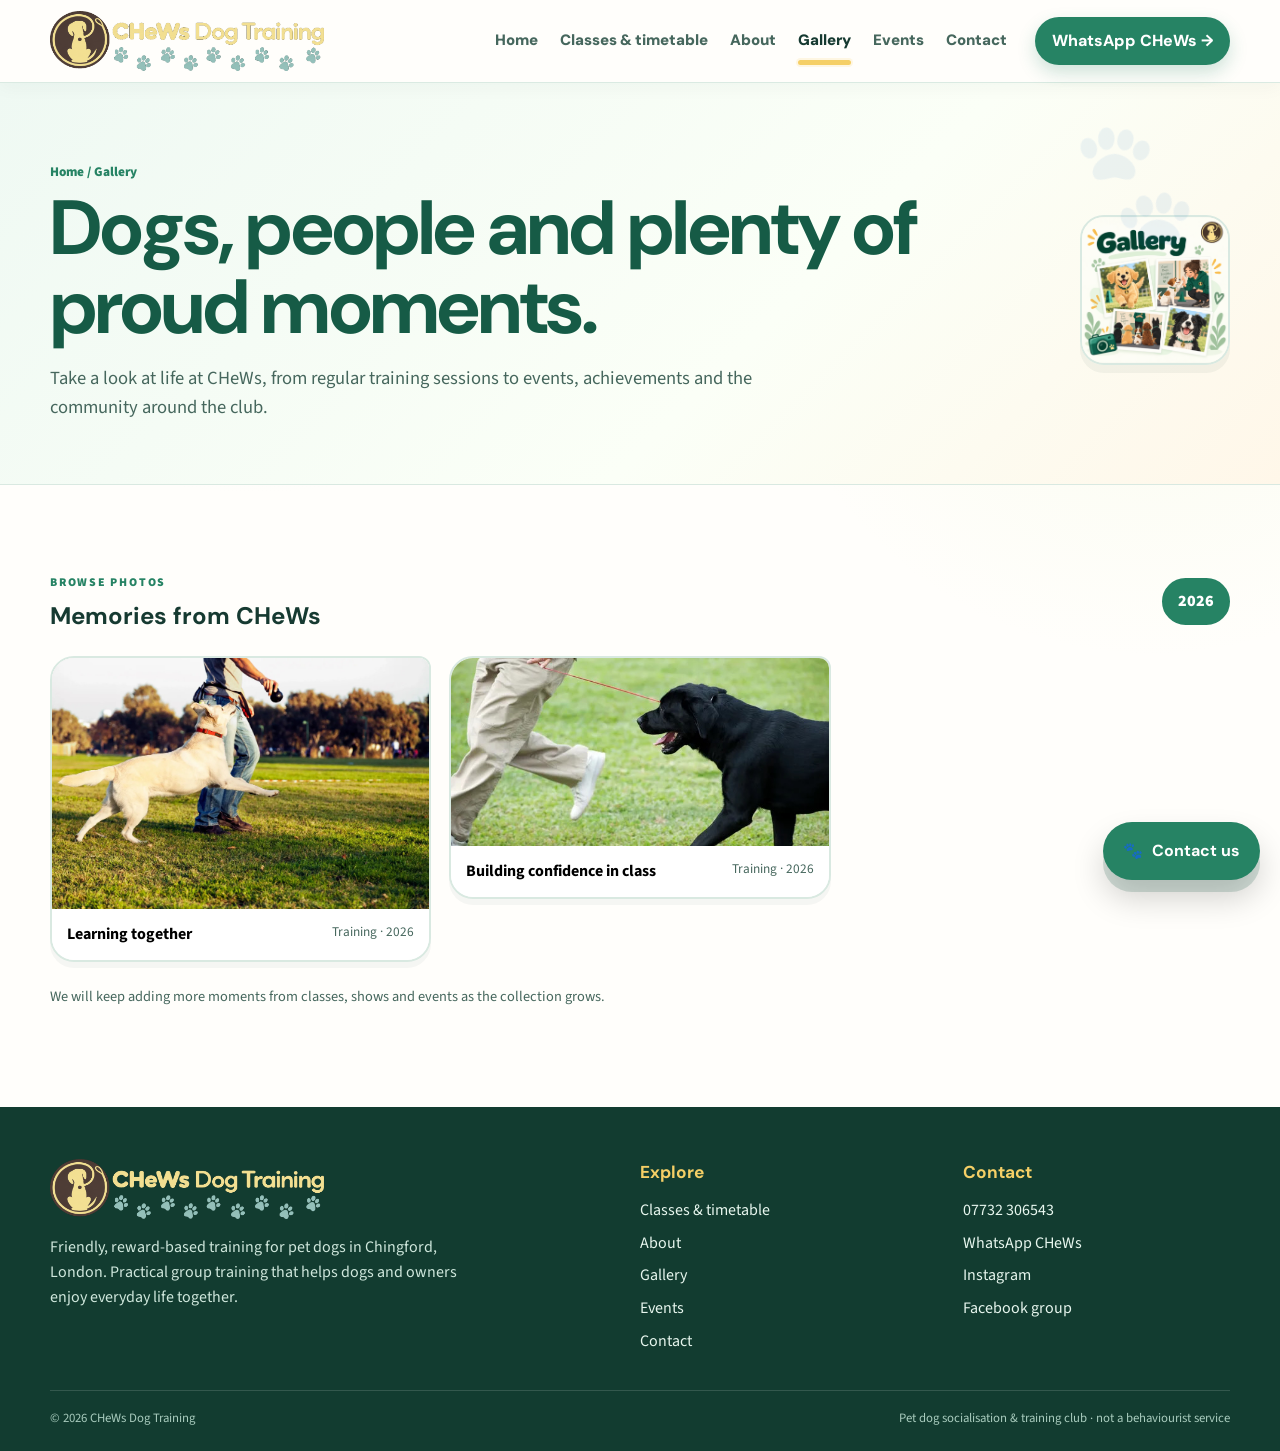
<file: gallery/index.html>
<!doctype html><html lang="en"><head><meta charset="utf-8"><meta name="viewport" content="width=device-width,initial-scale=1"><meta name="theme-color" content="#146047"><meta name="description" content="Photos from CHeWs Dog Training classes, events and community activities."><title>Gallery | CHeWs Dog Training</title><link rel="icon" href="../assets/logo/chews-mark.png" type="image/png"><link rel="stylesheet" href="../css/styles.css"></head><body data-page="gallery" data-root=".."><div id="site-notice" class="site-notice" hidden></div><div id="prototype-error" class="site-notice" hidden></div><header id="site-header" class="site-header"></header><main>
<section class="page-hero"><div class="container page-hero-grid"><div><a class="crumb" href="../">Home / Gallery</a><h1>Dogs, people and plenty of proud moments.</h1><p>Take a look at life at CHeWs, from regular training sessions to events, achievements and the community around the club.</p></div><img class="page-art" src="../assets/images/illustrations/gallery.png" alt="CHeWs gallery illustration"></div></section>
<section class="section"><div class="container"><div class="gallery-controls"><div><span class="eyebrow">Browse photos</span><h2>Memories from CHeWs</h2></div><div id="gallery-tabs" class="gallery-tabs"></div></div><div id="gallery-grid" class="gallery-grid"></div><p class="gallery-note">We will keep adding more moments from classes, shows and events as the collection grows.</p></div></section><dialog id="lightbox" class="lightbox"><button id="lightbox-close" class="lightbox-close" aria-label="Close">×</button><img id="lightbox-img" alt=""></dialog>
</main><footer id="site-footer" class="site-footer"></footer><div id="contact-fab-root"></div><script src="../js/content-provider.js"></script><script src="../js/site.js"></script></body></html>
</file>
<file: css/styles.css>
@import url("https://fonts.googleapis.com/css2?family=DM+Sans:wght@500;600;700&family=Source+Sans+3:wght@400;600;700&display=swap");


:root{
  --ink:#163a31; --ink-2:#46675d; --cream:#f5fbf7; --paper:#fffefb; --gold:#f5cf66; --gold-deep:#8a6714;
  --mint:#bfe8d6; --teal:#268364; --teal-deep:#165b46; --teal-soft:#e5f6ee; --amber:#d6a91e; --amber-soft:#fff7d7;
  --lime:#d9ef9f; --rose:#f7cad0; --line:#d9e9e1; --shadow:0 18px 45px rgba(22,58,49,.12); --radius:28px; --max:1180px;
}
*{box-sizing:border-box} html{scroll-behavior:smooth} body{margin:0;font-family:"Source Sans 3",ui-sans-serif,system-ui,-apple-system,BlinkMacSystemFont,"Segoe UI",sans-serif;color:var(--ink);background:var(--paper);line-height:1.55}
a{color:inherit;text-decoration:none} img{max-width:100%;display:block} button,input,textarea{font:inherit} .container{width:min(var(--max),calc(100% - 40px));margin-inline:auto}
.site-notice{background:var(--teal);color:white;text-align:center;padding:10px 20px;font-weight:800;font-size:.92rem}.site-header{position:sticky;top:0;z-index:50;background:rgba(255,254,251,.96);backdrop-filter:blur(14px);border-bottom:1px solid rgba(232,224,215,.85)}
.header-inner{min-height:82px;display:flex;align-items:center;gap:28px}.brand{display:flex;align-items:center;gap:12px;min-width:max-content}.brand img{width:46px;height:46px;object-fit:contain}.brand-copy{display:flex;flex-direction:column;line-height:1}.brand-copy strong{font-size:1.12rem;letter-spacing:.01em}.brand-copy small{margin-top:5px;color:var(--ink-2);font-weight:700;letter-spacing:.04em}.main-nav{margin-left:auto;display:flex;align-items:center;gap:22px}.main-nav a{font-weight:760;color:var(--ink-2);font-size:.94rem;position:relative}.main-nav a:hover,.main-nav a.active{color:var(--ink)}.main-nav a.active:after{content:"";position:absolute;left:0;right:0;bottom:-10px;height:3px;border-radius:99px;background:var(--teal)}.header-cta{background:var(--ink);color:white;padding:12px 17px;border-radius:999px;font-weight:800;white-space:nowrap}.menu-toggle{display:none;margin-left:auto;border:0;background:transparent;padding:7px}.menu-toggle span{display:block;width:24px;height:2px;background:var(--ink);margin:5px}
.button{display:inline-flex;align-items:center;justify-content:center;gap:8px;min-height:48px;padding:0 20px;border-radius:999px;border:1px solid transparent;font-weight:850}.button.primary{background:var(--gold);color:#35291e}.button.dark{background:var(--ink);color:white}.button.ghost{border-color:#cfc4b9;background:white}.button.teal{background:var(--teal);color:white}.button.amber{background:var(--amber);color:white}.button:hover{transform:translateY(-1px)}
.eyebrow{display:inline-block;text-transform:uppercase;letter-spacing:.13em;font-weight:900;font-size:.74rem;color:var(--teal)}.eyebrow.light{color:#d8eee8}.section{padding:84px 0}.section-heading{max-width:760px;margin-bottom:34px}.section-heading.split{max-width:none;display:grid;grid-template-columns:1.1fr .9fr;gap:60px;align-items:end}.section-heading h2,.page-hero h1,.home-hero h1{font-family:Georgia,"Times New Roman",serif;letter-spacing:-.035em;line-height:1.02;margin:.35rem 0 0}.section-heading h2{font-size:clamp(2.2rem,4vw,4rem)}.section-heading p{color:var(--ink-2);margin:0;font-size:1.04rem}
.home-hero{background:linear-gradient(135deg,#2f241f 0%,#49362e 60%,#2f241f 100%);color:white;overflow:hidden}.home-hero-grid{min-height:620px;display:grid;grid-template-columns:1.05fr .95fr;gap:56px;align-items:center;padding:70px 0}.home-hero h1{font-size:clamp(3.5rem,6vw,6.7rem);max-width:760px}.home-hero h1 em{color:var(--gold);font-weight:400}.home-hero p{font-size:1.18rem;color:#eadfd8;max-width:650px}.hero-actions{display:flex;gap:12px;flex-wrap:wrap;margin-top:28px}.hero-actions .ghost{background:transparent;border-color:#756158;color:white}.hero-photo{position:relative}.hero-photo-frame{border-radius:32px;overflow:hidden;background:#111;box-shadow:0 28px 70px rgba(0,0,0,.3)}.hero-photo-frame img{width:100%;height:auto}.hero-badge{position:absolute;left:-26px;bottom:30px;max-width:245px;background:var(--paper);color:var(--ink);border-radius:20px;padding:17px 19px;box-shadow:var(--shadow)}.hero-badge span{display:block;color:var(--teal);font-weight:900;font-size:.74rem;text-transform:uppercase;letter-spacing:.1em}.hero-badge strong{display:block;margin-top:5px;line-height:1.25}.stats-band{background:#241b17;color:white}.stats-grid{display:grid;grid-template-columns:repeat(4,1fr)}.stat{padding:27px 24px;border-right:1px solid #443630}.stat:last-child{border:0}.stat strong{display:block;color:var(--gold);font-family:Georgia,serif;font-size:2rem}.stat span{font-size:.84rem;color:#ded4ce;font-weight:700}
.quick-grid{display:grid;grid-template-columns:repeat(3,1fr);gap:18px}.quick-card{border:1px solid var(--line);border-radius:var(--radius);padding:28px;background:white;box-shadow:0 10px 30px rgba(48,36,31,.05)}.quick-card .icon{width:48px;height:48px;border-radius:15px;display:grid;place-items:center;background:var(--teal-soft);font-size:1.4rem}.quick-card h3{font-size:1.4rem;margin:16px 0 8px}.quick-card p{color:var(--ink-2);margin:0 0 18px}.quick-card a{font-weight:900;color:var(--teal)}
.photo-strip{background:var(--cream)}.photo-strip-grid{display:grid;grid-template-columns:1.15fr .85fr;gap:24px;align-items:stretch}.photo-natural{background:white;border:1px solid var(--line);border-radius:28px;overflow:hidden}.photo-natural img{width:100%;height:auto}.photo-copy{display:flex;flex-direction:column;justify-content:center;padding:42px;border-radius:28px;background:var(--ink);color:white}.photo-copy h2{font-family:Georgia,serif;font-size:clamp(2.2rem,4vw,4rem);line-height:1.05;margin:.4rem 0 1rem}.photo-copy p{color:#e4d9d2}.photo-copy .button{align-self:flex-start;margin-top:12px}
.page-hero{padding:76px 0 62px;background:var(--cream);border-bottom:1px solid var(--line)}.page-hero .crumb{font-size:.83rem;font-weight:850;color:var(--teal)}.page-hero h1{font-size:clamp(3rem,6vw,5.8rem);max-width:930px}.page-hero p{font-size:1.16rem;color:var(--ink-2);max-width:760px;margin:18px 0 0}
.class-grid{display:grid;grid-template-columns:repeat(4,1fr);gap:16px}.class-card{padding:26px;border:1px solid var(--line);border-radius:22px;background:white;display:flex;flex-direction:column}.class-card.featured{background:var(--ink);color:white;border-color:var(--ink)}.class-badge{font-size:.72rem;font-weight:900;text-transform:uppercase;letter-spacing:.08em;color:var(--teal)}.class-card.featured .class-badge{color:var(--gold)}.class-card h3{font-size:1.42rem;margin:14px 0 8px}.class-card p{color:var(--ink-2);font-size:.94rem;flex:1}.class-card.featured p{color:#e3d8d2}.class-price strong{font-size:1.35rem}.class-price span{display:block;font-size:.78rem;color:var(--ink-2)}.class-card.featured .class-price span{color:#d5cac3}
.venue-legend{display:flex;gap:12px;flex-wrap:wrap;margin:26px 0}.venue-key{display:inline-flex;align-items:center;gap:9px;padding:10px 14px;border-radius:999px;font-weight:850;border:1px solid var(--line);background:white}.venue-dot{width:13px;height:13px;border-radius:50%}.tone-teal .venue-dot,.venue-key.teal .venue-dot{background:var(--teal)}.tone-amber .venue-dot,.venue-key.amber .venue-dot{background:var(--amber)}
.schedule-toolbar{display:flex;align-items:center;justify-content:space-between;gap:20px;margin:28px 0 18px}.view-switch{display:inline-flex;background:#efe9e3;padding:4px;border-radius:999px}.view-btn{border:0;background:transparent;padding:10px 16px;border-radius:999px;font-weight:850;color:var(--ink-2);cursor:pointer}.view-btn.active{background:white;color:var(--ink);box-shadow:0 4px 12px rgba(0,0,0,.07)}.schedule-view{display:none}.schedule-view.active{display:block}.venue-card{border-radius:26px;border:1px solid var(--line);overflow:hidden;background:white;margin-bottom:18px}.venue-card-head{padding:25px 27px;display:flex;align-items:center;justify-content:space-between;gap:20px;border-left:8px solid transparent}.venue-card.tone-teal .venue-card-head{border-left-color:var(--teal);background:linear-gradient(90deg,var(--teal-soft),#fff 45%)}.venue-card.tone-amber .venue-card-head{border-left-color:var(--amber);background:linear-gradient(90deg,var(--amber-soft),#fff 45%)}.venue-label{font-size:.71rem;font-weight:950;text-transform:uppercase;letter-spacing:.1em}.tone-teal .venue-label{color:var(--teal)}.tone-amber .venue-label{color:var(--amber)}.venue-card h3{font-size:1.55rem;margin:4px 0}.venue-card-head p{margin:0;color:var(--ink-2)}.directions{font-weight:900;padding:10px 15px;border:1px solid currentColor;border-radius:999px;white-space:nowrap}.tone-teal .directions{color:var(--teal)}.tone-amber .directions{color:var(--amber)}.venue-day-grid{display:grid;grid-template-columns:repeat(3,1fr);border-top:1px solid var(--line)}.venue-day{padding:20px 25px;border-right:1px solid var(--line)}.venue-day:last-child{border:0}.venue-day h4{margin:0 0 10px}.session{display:flex;gap:16px;align-items:center;padding:9px 0;border-top:1px dashed #e8e2dc}.session time{font-weight:950;min-width:54px}.session strong{font-size:.93rem}.session.puppy strong:after{content:" Puppy";font-size:.62rem;background:var(--gold);color:#44351b;padding:3px 6px;border-radius:999px;margin-left:8px}.day-cards{display:grid;grid-template-columns:repeat(3,1fr);gap:16px}.day-card{border:1px solid var(--line);border-radius:24px;padding:24px;background:white}.day-card h3{font-family:Georgia,serif;font-size:1.8rem;margin:0 0 10px}.day-session{display:grid;grid-template-columns:60px 1fr;gap:10px;padding:14px 10px 14px 16px;border-left:6px solid;margin:8px 0;border-radius:12px;background:#faf7f3}.day-session.tone-teal{border-color:var(--teal)}.day-session.tone-amber{border-color:var(--amber)}.day-session time{font-weight:950}.day-session small{display:block;color:var(--ink-2);margin-top:2px}.fees-wrap{margin-top:46px;padding:32px;border-radius:26px;background:var(--cream);display:grid;grid-template-columns:.8fr 1.8fr auto;gap:26px;align-items:center}.fees-wrap h3{font-family:Georgia,serif;font-size:2rem;margin:.2rem 0}.fees-grid{display:grid;grid-template-columns:repeat(3,1fr);gap:10px}.fee{background:white;border:1px solid var(--line);border-radius:17px;padding:15px}.fee span,.fee small{display:block}.fee span{font-size:.78rem;font-weight:850}.fee strong{font-size:1.55rem}.fee small{color:var(--ink-2);font-size:.72rem}
.map-section{background:var(--cream)}.map-grid{display:grid;grid-template-columns:1fr 1fr;gap:20px}.map-card{background:white;border:1px solid var(--line);border-radius:26px;overflow:hidden;box-shadow:0 8px 25px rgba(48,36,31,.05)}.map-bar{display:flex;align-items:center;justify-content:space-between;gap:18px;padding:20px 22px;border-top:7px solid}.map-card.tone-teal .map-bar{border-color:var(--teal);background:var(--teal-soft)}.map-card.tone-amber .map-bar{border-color:var(--amber);background:var(--amber-soft)}.map-bar h3{margin:0;font-size:1.2rem}.map-bar p{margin:2px 0 0;color:var(--ink-2);font-size:.86rem}.map-frame{height:330px;background:#eae5df;position:relative}.map-frame iframe{width:100%;height:100%;border:0}.map-pin-label{position:absolute;top:14px;left:14px;z-index:2;color:white;font-weight:950;border-radius:999px;padding:8px 12px;box-shadow:0 6px 18px rgba(0,0,0,.18)}.tone-teal .map-pin-label{background:var(--teal)}.tone-amber .map-pin-label{background:var(--amber)}
.story-grid{display:grid;grid-template-columns:1fr .9fr;gap:68px}.story-copy h2{font-family:Georgia,serif;font-size:clamp(2.5rem,5vw,4.7rem);line-height:1.04;margin:.4rem 0 1rem}.story-copy p{color:var(--ink-2);font-size:1.03rem}.timeline{border-left:2px solid var(--line);padding-left:28px}.timeline-item{position:relative;padding:0 0 28px 10px}.timeline-item:before{content:"";position:absolute;left:-36px;top:5px;width:14px;height:14px;border-radius:50%;background:var(--teal);box-shadow:0 0 0 5px var(--teal-soft)}.timeline-item time{font-weight:950;color:var(--teal);font-size:.78rem;letter-spacing:.08em}.timeline-item strong,.timeline-item small{display:block}.timeline-item strong{font-size:1.12rem;margin-top:4px}.timeline-item small{color:var(--ink-2);margin-top:3px}.charity-band{margin-top:35px;padding:24px;border-radius:22px;background:var(--ink);color:white;display:grid;grid-template-columns:1fr 1fr;gap:16px}.charity-band strong{display:block;font-family:Georgia,serif;color:var(--gold);font-size:2rem}.charity-band span{font-size:.82rem;color:#ded3cc}
.profile-card{display:grid;grid-template-columns:.7fr 1.3fr;gap:36px;border:1px solid var(--line);border-radius:28px;overflow:hidden;background:white}.profile-visual{min-height:360px;background:var(--cream);display:grid;place-items:center}.profile-visual img{width:100%;height:100%;object-fit:cover}.profile-placeholder{text-align:center;padding:50px}.profile-placeholder img{width:150px;height:150px;object-fit:contain;margin:0 auto 16px}.profile-placeholder span{font-weight:850;color:var(--ink-2)}.profile-copy{padding:42px 42px 42px 0}.profile-copy h3{font-family:Georgia,serif;font-size:3rem;margin:.1rem 0}.profile-copy p{color:var(--ink-2)}.chips{display:flex;gap:8px;flex-wrap:wrap;margin-top:18px}.chips span{background:var(--teal-soft);color:#245d57;border-radius:999px;padding:8px 11px;font-size:.75rem;font-weight:850}
.gallery-controls{display:flex;align-items:center;justify-content:space-between;gap:20px;margin-bottom:22px}.gallery-tabs{display:flex;gap:8px;flex-wrap:wrap}.gallery-tab{border:1px solid var(--line);background:white;border-radius:999px;padding:9px 14px;font-weight:850;cursor:pointer}.gallery-tab.active{background:var(--ink);color:white;border-color:var(--ink)}.gallery-grid{columns:3 280px;column-gap:18px}.gallery-item{break-inside:avoid;margin:0 0 18px;background:white;border:1px solid var(--line);border-radius:20px;overflow:hidden}.gallery-open{display:block;width:100%;padding:0;border:0;background:white;text-align:left;cursor:zoom-in}.gallery-open img{width:100%;height:auto;object-fit:contain;background:#f1eee9}.gallery-caption{display:flex;justify-content:space-between;gap:10px;padding:13px 15px}.gallery-caption small{color:var(--ink-2)}.gallery-note{color:var(--ink-2);font-size:.9rem;margin-top:24px}.lightbox{border:0;border-radius:18px;padding:0;max-width:min(94vw,1100px);background:#111}.lightbox::backdrop{background:rgba(0,0,0,.78)}.lightbox img{max-width:90vw;max-height:84vh;width:auto;height:auto}.lightbox-close{position:absolute;right:10px;top:10px;width:40px;height:40px;border-radius:50%;border:0;background:white;font-size:1.4rem;cursor:pointer}
.events-grid{display:grid;gap:18px}.event-card{display:grid;grid-template-columns:120px 1fr;gap:24px;border:1px solid var(--line);border-radius:24px;padding:24px;background:white}.event-date{text-align:center;border-right:1px solid var(--line);padding-right:20px}.event-date span{display:block;font-weight:950;color:var(--teal);letter-spacing:.08em}.event-date strong{font-family:Georgia,serif;font-size:3.2rem;line-height:1}.event-copy h3{font-size:1.45rem;margin:.15rem 0 .5rem}.event-copy p{color:var(--ink-2);margin:.45rem 0}.event-meta{font-weight:800}.past-events{margin-top:50px}.past-events summary{cursor:pointer;font-weight:900;color:var(--ink-2);margin-bottom:16px}.past-events .event-card{opacity:.82}.empty-state{padding:30px;border:1px dashed #ccbfb4;border-radius:20px;color:var(--ink-2)}
.contact-grid{display:grid;grid-template-columns:.85fr 1.15fr;gap:34px}.contact-card{border-radius:28px;background:var(--ink);color:white;padding:36px}.contact-card .mark{width:120px;height:120px;object-fit:contain}.contact-card h2{font-family:Georgia,serif;font-size:3rem;line-height:1.05;margin:.5rem 0}.contact-card p{color:#e2d8d1}.contact-buttons{display:flex;gap:10px;flex-wrap:wrap;margin-top:22px}.contact-details{display:grid;gap:14px}.detail-card{border:1px solid var(--line);border-radius:22px;background:white;padding:24px}.detail-card h3{margin:0 0 8px}.detail-card p{margin:0;color:var(--ink-2)}.detail-card .venue-line{display:flex;align-items:center;gap:10px}.detail-card .venue-dot{flex:0 0 auto}
.site-footer{background:#201814;color:#f5eee9;padding:52px 0 22px;margin-top:0}.footer-grid{display:grid;grid-template-columns:1.5fr .75fr .75fr;gap:55px}.footer-brand p{color:#cbbfb8;max-width:440px}.footer-brand .brand-copy small{color:#cbbfb8}.footer-grid h4{margin:0 0 12px;color:var(--gold)}.footer-grid nav,.footer-links{display:grid;gap:8px}.footer-grid a{color:#e9dfd9}.footer-bottom{border-top:1px solid #3c302a;margin-top:36px;padding-top:18px;display:flex;justify-content:space-between;gap:20px;color:#aa9e97;font-size:.8rem}
.contact-fab-wrap{position:fixed;right:20px;bottom:20px;z-index:70}.contact-fab{border:0;background:var(--teal);color:white;border-radius:999px;min-width:60px;height:58px;padding:0 20px;box-shadow:0 12px 32px rgba(0,0,0,.23);font-weight:900;cursor:pointer}.contact-fab:before{content:"✦";margin-right:9px}.contact-panel{position:absolute;right:0;bottom:68px;width:280px;background:white;border:1px solid var(--line);border-radius:20px;box-shadow:var(--shadow);padding:12px;display:none}.contact-panel.open{display:block}.contact-panel-head{display:flex;align-items:center;justify-content:space-between;padding:5px 6px 10px}.contact-panel-head button{border:0;background:transparent;font-size:1.4rem;cursor:pointer}.contact-panel a{display:block;padding:12px;border-radius:13px;font-weight:850}.contact-panel a:hover{background:var(--cream)}
@media (max-width:980px){.main-nav{position:absolute;top:82px;left:20px;right:20px;background:white;border:1px solid var(--line);border-radius:20px;padding:12px;display:none;box-shadow:var(--shadow)}.main-nav.open{display:grid}.main-nav a{padding:10px}.main-nav a.active:after{display:none}.menu-toggle{display:block}.header-cta{display:none}.home-hero-grid,.photo-strip-grid,.story-grid,.contact-grid{grid-template-columns:1fr}.hero-photo{max-width:720px}.quick-grid{grid-template-columns:1fr 1fr}.class-grid{grid-template-columns:1fr 1fr}.section-heading.split{grid-template-columns:1fr;gap:14px}.venue-day-grid,.day-cards,.fees-grid,.map-grid{grid-template-columns:1fr}.venue-day{border-right:0;border-bottom:1px solid var(--line)}.fees-wrap{grid-template-columns:1fr}.profile-card{grid-template-columns:1fr}.profile-copy{padding:30px}.footer-grid{grid-template-columns:1fr 1fr}.footer-brand{grid-column:1/-1}.stats-grid{grid-template-columns:1fr 1fr}.stat:nth-child(2){border-right:0}.stat:nth-child(-n+2){border-bottom:1px solid #443630}}
@media (max-width:620px){.container{width:min(var(--max),calc(100% - 28px))}.section{padding:58px 0}.header-inner{min-height:70px}.brand img{width:40px;height:40px}.brand-copy small{font-size:.72rem}.main-nav{top:70px}.home-hero-grid{min-height:auto;padding:52px 0}.home-hero h1{font-size:3.25rem}.hero-badge{left:12px;right:12px;bottom:12px;max-width:none}.stats-grid{grid-template-columns:1fr 1fr}.stat{padding:20px 14px}.quick-grid,.class-grid{grid-template-columns:1fr}.page-hero{padding:54px 0 44px}.page-hero h1{font-size:3.15rem}.schedule-toolbar{align-items:flex-start;flex-direction:column}.venue-card-head{align-items:flex-start;flex-direction:column}.map-frame{height:280px}.event-card{grid-template-columns:82px 1fr;gap:14px;padding:18px}.event-date strong{font-size:2.5rem}.footer-grid{grid-template-columns:1fr}.footer-brand{grid-column:auto}.footer-bottom{flex-direction:column}.contact-fab{min-width:58px;width:58px;padding:0;font-size:0}.contact-fab:before{font-size:1rem;margin:0}.contact-panel{width:min(280px,calc(100vw - 28px))}.photo-copy{padding:30px}.profile-copy h3{font-size:2.5rem}}

.social-contact{margin-top:34px;padding-top:28px;border-top:1px solid var(--line)}.social-contact h2{font-family:Georgia,serif;font-size:2.15rem;line-height:1.05;margin:.35rem 0 18px}.social-links{display:grid;gap:10px}.social-link{display:grid;grid-template-columns:46px 1fr auto;align-items:center;gap:12px;padding:13px 14px;border:1px solid var(--line);border-radius:16px;background:white}.social-link:hover{border-color:#cfc1b6;transform:translateY(-1px)}.social-icon{width:42px;height:42px;border-radius:13px;display:grid;place-items:center;background:var(--cream);font-size:1.25rem;font-weight:950}.social-link.instagram .social-icon{color:#9b3d78}.social-link.facebook .social-icon{color:#315da8}.social-link strong,.social-link small{display:block}.social-link small{color:var(--ink-2);font-size:.76rem;margin-top:2px}.social-link b{font-size:1rem;color:var(--ink-2)}


/* v5 visual refresh: greener, friendlier and more playful */
body{background:var(--paper);background-image:radial-gradient(circle at 20% 0%,rgba(191,232,214,.18),transparent 28%),radial-gradient(circle at 90% 18%,rgba(217,239,159,.14),transparent 24%)}
.brand-copy strong,.section-heading h2,.page-hero h1,.home-hero h1,.photo-copy h2,.story-copy h2,.profile-copy h3,.contact-card h2,.fees-wrap h3,.day-card h3,.event-date strong,.charity-band strong,.stat strong{font-family:"DM Sans",ui-sans-serif,sans-serif!important;letter-spacing:-.025em}
.brand-copy strong{font-size:1.22rem;font-weight:700;color:var(--teal-deep)}
.brand-copy small{font-family:"Nunito",sans-serif;font-weight:900;letter-spacing:.07em;color:var(--ink-2)}
.site-header{border-bottom:1px solid rgba(217,233,225,.95);box-shadow:0 4px 18px rgba(22,58,49,.04)}
.main-nav a{font-weight:900}
.main-nav a.active:after{height:5px;bottom:-12px;background:var(--gold);box-shadow:0 0 0 2px rgba(245,207,102,.16)}
.header-cta{background:var(--teal);box-shadow:0 8px 18px rgba(38,131,100,.22)}
.header-cta:hover{background:var(--teal-deep)}
.site-notice{background:var(--teal-deep)}
.button{font-weight:900;letter-spacing:.01em;box-shadow:0 6px 0 rgba(22,91,70,.10);transition:transform .15s ease,box-shadow .15s ease,background .15s ease}
.button:hover{transform:translateY(-3px) rotate(-.4deg);box-shadow:0 10px 0 rgba(22,91,70,.08)}
.button.primary{background:var(--gold);color:var(--ink)}
.button.dark{background:var(--teal-deep)}
.button.ghost{border:2px solid var(--mint);background:#fff}
.button.teal{background:var(--teal)}
.button.amber{background:var(--amber)}
.eyebrow{color:var(--teal);font-weight:950;letter-spacing:.15em}
.section-heading h2{color:var(--ink);font-weight:700;line-height:1.06}
.home-hero{position:relative;background:linear-gradient(135deg,#164c3a 0%,#22755a 52%,#123e31 100%)}
.home-hero:before,.home-hero:after{content:"";position:absolute;border-radius:50%;pointer-events:none}
.home-hero:before{width:300px;height:300px;right:40%;top:-155px;background:rgba(217,239,159,.13)}
.home-hero:after{width:220px;height:220px;left:-90px;bottom:-120px;background:rgba(245,207,102,.15)}
.home-hero h1{font-weight:700;line-height:.98;letter-spacing:-.045em}
.home-hero h1 em{font-style:normal;color:var(--gold);position:relative;display:inline-block}
.home-hero h1 em:after{content:"";position:absolute;left:2%;right:0;bottom:-8px;height:9px;border-radius:50%;background:rgba(245,207,102,.22);transform:rotate(-1.5deg)}
.home-hero p{color:#e8f5ef;font-weight:650}
.hero-photo-frame{border-radius:42% 58% 48% 52% / 38% 41% 59% 62%;border:8px solid rgba(255,255,255,.20);background:#0f3027;box-shadow:0 30px 70px rgba(6,35,27,.32);overflow:hidden}
.hero-badge{border-radius:22px 22px 22px 8px;border:2px solid var(--mint);transform:rotate(-2deg)}
.hero-badge span{color:var(--teal)}
.stats-band{background:var(--teal-deep)}
.stat{border-color:rgba(255,255,255,.13)}
.stat strong{color:var(--gold);font-weight:700}
.stat span{color:#daf0e6}
.quick-card{position:relative;border:2px solid var(--line);border-radius:30px;box-shadow:0 10px 0 rgba(38,131,100,.06);transition:transform .18s ease,box-shadow .18s ease}
.quick-card:nth-child(2){transform:translateY(8px)}
.quick-card:hover{transform:translateY(-5px) rotate(-.5deg);box-shadow:0 16px 0 rgba(38,131,100,.08)}
.quick-card:nth-child(2):hover{transform:translateY(3px) rotate(.5deg)}
.quick-card .icon{width:54px;height:54px;border-radius:18px 18px 18px 7px;background:var(--mint);font-size:1.55rem;transform:rotate(-3deg)}
.quick-card:nth-child(2) .icon{background:var(--amber-soft);transform:rotate(3deg)}
.quick-card:nth-child(3) .icon{background:#f8efbd}
.quick-card h3{font-family:"DM Sans",ui-sans-serif,sans-serif;font-weight:700;color:var(--ink)}
.quick-card a{color:var(--teal);font-weight:950}
.photo-strip{background:linear-gradient(180deg,var(--cream),#edf8f2)}
.photo-natural{border:2px solid var(--line);border-radius:34px 20px 34px 20px;box-shadow:0 16px 0 rgba(38,131,100,.06)}
.photo-copy{background:var(--teal-deep);border-radius:24px 42px 24px 42px;position:relative;overflow:hidden}
.photo-copy:after{content:"🐾";position:absolute;right:26px;bottom:12px;font-size:5.5rem;opacity:.07;transform:rotate(-14deg)}
.page-hero{position:relative;background:linear-gradient(135deg,#eff9f3 0%,#fbfff7 60%,#fff7e9 100%);overflow:hidden}
.page-hero:after{content:"🐾";position:absolute;right:6vw;top:18px;font-size:7rem;opacity:.07;transform:rotate(14deg)}
.page-hero h1{font-weight:700;color:var(--teal-deep)}
.class-card{border:2px solid var(--line);border-radius:26px 26px 26px 10px;box-shadow:0 8px 0 rgba(38,131,100,.05);transition:transform .15s ease}
.class-card:nth-child(even){border-radius:26px 10px 26px 26px}
.class-card:hover{transform:translateY(-3px)}
.class-card.featured{background:linear-gradient(145deg,var(--teal-deep),#1d6d53);border-color:transparent;box-shadow:0 10px 0 rgba(22,91,70,.18)}
.class-badge{color:var(--teal)}
.class-card.featured .class-badge{color:var(--gold)}
.venue-key{border:2px solid var(--line);font-weight:950;box-shadow:0 5px 0 rgba(22,58,49,.04)}
.tone-teal .venue-dot,.venue-key.teal .venue-dot{background:var(--teal)}
.tone-amber .venue-dot,.venue-key.amber .venue-dot{background:var(--amber)}
.view-switch{background:#e7f1ec;border:1px solid var(--line)}
.view-btn.active{box-shadow:0 4px 0 rgba(22,58,49,.08)}
.venue-card{border:2px solid var(--line);border-radius:30px 30px 30px 12px;box-shadow:0 8px 0 rgba(22,58,49,.04)}
.venue-card.tone-teal .venue-card-head{border-left-color:var(--teal);background:linear-gradient(90deg,#dff4e9,#fff 55%)}
.venue-card.tone-amber .venue-card-head{border-left-color:var(--amber);background:linear-gradient(90deg,#ffeadf,#fff 55%)}
.venue-card h3,.map-bar h3,.detail-card h3{font-family:"DM Sans",ui-sans-serif,sans-serif;font-weight:700}
.directions{font-weight:950;border-width:2px}
.session.puppy strong:after{background:var(--gold);font-weight:950}
.day-card{border:2px solid var(--line);border-radius:28px 28px 12px 28px;box-shadow:0 7px 0 rgba(22,58,49,.05)}
.day-session{background:#f7fbf8;border-radius:14px}
.fees-wrap{background:linear-gradient(135deg,#edf8f2,#fbf8e8);border:2px dashed var(--mint)}
.map-card{border:2px solid var(--line);border-radius:28px 28px 12px 28px;box-shadow:0 9px 0 rgba(22,58,49,.05)}
.map-pin-label{font-family:"DM Sans",ui-sans-serif,sans-serif}
.story-grid{align-items:start}
.timeline-item:before{background:var(--teal);box-shadow:0 0 0 6px var(--teal-soft)}
.charity-band{background:linear-gradient(135deg,var(--teal-deep),#1d6d53);border-radius:28px 12px 28px 28px}
.profile-card{border:2px solid var(--line);border-radius:34px 18px 34px 18px;box-shadow:0 10px 0 rgba(22,58,49,.05)}
.profile-visual{background:linear-gradient(145deg,#eaf7f0,#fff7e9)}
.chips span{background:var(--teal-soft);color:var(--teal-deep);font-weight:900;border:1px solid var(--mint)}
.gallery-tab{border:2px solid var(--line);font-weight:950}
.gallery-tab.active{background:var(--teal);border-color:var(--teal)}
.gallery-item{border:2px solid var(--line);border-radius:24px 12px 24px 24px;box-shadow:0 6px 0 rgba(22,58,49,.04)}
.event-card{border:2px solid var(--line);border-radius:30px 16px 30px 30px;box-shadow:0 8px 0 rgba(22,58,49,.05)}
.event-date strong{color:var(--ink)}
.event-date span{color:var(--teal);font-weight:950}
.contact-card{background:linear-gradient(145deg,var(--teal-deep),#236f57);border-radius:38px 20px 38px 20px;position:relative;overflow:hidden}
.contact-card:after{content:"🐾";position:absolute;right:-10px;bottom:-24px;font-size:7rem;opacity:.06;transform:rotate(-18deg)}
.detail-card{border:2px solid var(--line);border-radius:24px 24px 24px 10px;box-shadow:0 6px 0 rgba(22,58,49,.04)}
.social-contact h2{font-family:"DM Sans",ui-sans-serif,sans-serif!important}
.social-link{border:2px solid var(--line);border-radius:18px 18px 18px 8px;box-shadow:0 5px 0 rgba(22,58,49,.04)}
.social-link:hover{border-color:var(--mint);transform:translateY(-2px)}
.social-icon{background:var(--teal-soft)}
.site-footer{background:#123c30;color:#f5fff9}
.footer-grid h4{color:var(--gold);font-family:"DM Sans",ui-sans-serif,sans-serif;font-size:1.08rem}
.footer-grid a{color:#e7f6ee}
.footer-brand p{color:#cfe7dc}
.footer-brand .brand-copy strong{color:#fff}
.footer-brand .brand-copy small{color:#cfe7dc}
.footer-bottom{border-color:rgba(255,255,255,.14);color:#a8cbbd}
.contact-fab{background:var(--teal);font-family:"DM Sans",ui-sans-serif,sans-serif;font-weight:700;box-shadow:0 12px 0 rgba(22,91,70,.18),0 18px 32px rgba(0,0,0,.18)}
.contact-fab:before{content:"🐾"}
.contact-panel{border:2px solid var(--line);border-radius:22px 22px 8px 22px}
.contact-panel a:hover{background:var(--teal-soft)}
.empty-state{border:2px dashed var(--mint);background:#f9fdfb;border-radius:22px}
@media (max-width:620px){.quick-card:nth-child(2){transform:none}.quick-card:nth-child(2):hover{transform:translateY(-3px)}.hero-photo-frame{border-radius:30px 18px 30px 18px}.page-hero:after{font-size:4.5rem;right:-10px}}

/* v5.1: full logo lock-up, trainer carousel, three-event home grid */
.brand.brand-lockup{display:flex;align-items:center;min-width:0;max-width:330px}
.brand.brand-lockup img{width:auto;height:58px;max-width:100%;object-fit:contain;object-position:left center}
.site-header .brand-lockup{flex:0 1 310px}
.footer-lockup{max-width:360px}
.footer-lockup img{height:72px}

.trainers-home{background:linear-gradient(180deg,#fffefb 0%,#f4fbf7 100%);overflow:hidden}
.trainer-carousel{position:relative;overflow:hidden;border:2px solid var(--line);border-radius:36px 20px 36px 20px;background:white;box-shadow:0 12px 0 rgba(22,58,49,.06);outline:none}
.trainer-track{display:flex;transition:transform .45s cubic-bezier(.22,.61,.36,1);will-change:transform}
.trainer-slide{min-width:100%;display:grid;grid-template-columns:minmax(280px,.75fr) 1.25fr;min-height:390px}
.trainer-photo{background:linear-gradient(145deg,#eaf7f0,#fff7e9);display:grid;place-items:center;overflow:hidden}
.trainer-photo>img{width:100%;height:100%;object-fit:cover}
.trainer-copy{padding:46px 80px 56px 46px;display:flex;flex-direction:column;justify-content:center}
.trainer-copy h3{font-family:"DM Sans",ui-sans-serif,sans-serif;font-size:clamp(2.6rem,5vw,4.6rem);line-height:1;margin:.15rem 0 .9rem;letter-spacing:-.035em}
.trainer-copy p{color:var(--ink-2);max-width:720px}
.carousel-btn{position:absolute;top:50%;transform:translateY(-50%);width:48px;height:48px;border:0;border-radius:50%;background:var(--teal);color:white;font-family:"DM Sans",ui-sans-serif,sans-serif;font-size:2rem;line-height:1;display:grid;place-items:center;cursor:pointer;box-shadow:0 8px 24px rgba(22,91,70,.22)}
.carousel-btn:hover{background:var(--ink)}
.carousel-btn.prev{left:16px}.carousel-btn.next{right:16px}
.carousel-dots{position:absolute;right:42px;bottom:22px;display:flex;gap:8px}
.carousel-dot{width:10px;height:10px;border:0;border-radius:50%;background:#bfd7cd;padding:0;cursor:pointer}
.carousel-dot.active{width:28px;border-radius:999px;background:var(--teal)}
.home-events-grid{grid-template-columns:repeat(3,minmax(0,1fr));align-items:stretch}
.home-events-grid .event-card{grid-template-columns:1fr;gap:14px;height:100%;padding:24px}
.home-events-grid .event-date{display:flex;align-items:baseline;gap:8px;text-align:left;border-right:0;border-bottom:2px dashed var(--line);padding:0 0 14px}
.home-events-grid .event-date strong{font-size:2.5rem;order:-1}
.home-events-grid .event-date small{margin-left:auto;background:var(--teal-soft);color:var(--teal-deep);font-weight:900;border-radius:999px;padding:5px 9px;font-size:.7rem;text-transform:uppercase;letter-spacing:.06em}
.home-events-grid .event-card.is-past{opacity:.78}

@media (max-width:980px){
  .site-header .brand-lockup{flex-basis:250px}.brand.brand-lockup img{height:52px}
  .trainer-slide{grid-template-columns:1fr}.trainer-photo{min-height:320px}.trainer-copy{padding:36px 72px 54px}.home-events-grid{grid-template-columns:1fr}
}
@media (max-width:620px){
  .site-header .brand-lockup{flex-basis:205px;max-width:205px}.brand.brand-lockup img{height:45px}.footer-lockup img{height:58px}
  .trainer-photo{min-height:260px}.trainer-copy{padding:30px 28px 62px}.carousel-btn{top:auto;bottom:14px;transform:none;width:42px;height:42px}.carousel-btn.prev{left:16px}.carousel-btn.next{left:64px;right:auto}.carousel-dots{right:20px;bottom:28px}
}


/* v5.4: preserve the approved layout; cleaner type, strong button contrast, contextual imagery only */
body{font-family:"Source Sans 3",ui-sans-serif,system-ui,-apple-system,BlinkMacSystemFont,"Segoe UI",sans-serif}
h1,h2,h3,h4,.brand-copy strong,.button,.header-cta,.main-nav a,.contact-fab{font-family:"DM Sans",ui-sans-serif,sans-serif}
.button,.button:link,.button:visited{color:var(--ink)}
.button.primary,.button.primary:link,.button.primary:visited{background:var(--gold);color:#27362f}
.button.dark,.button.dark:link,.button.dark:visited{background:var(--teal-deep);color:#fff}
.button.teal,.button.teal:link,.button.teal:visited{background:var(--teal);color:#fff}
.button.ghost,.button.ghost:link,.button.ghost:visited{background:#fff;color:var(--ink);border-color:var(--mint)}
.button.ghost.inverse,.button.ghost.inverse:link,.button.ghost.inverse:visited{background:transparent;color:#fff;border-color:rgba(255,255,255,.58)}
.header-cta,.header-cta:visited{color:#fff}
.contact-card .button.ghost,.contact-card .button.ghost:visited{background:#fff;color:var(--teal-deep);border-color:#fff}

/* Keep the full CHeWs lock-up prominent without changing the approved menu layout */
.site-header .brand-lockup{flex:0 1 320px}
.brand.brand-lockup img{height:60px}
.footer-lockup img{height:72px}

/* Compact suitability guidance: important, but not a new page-layout system */
.join-first{padding:34px 0;background:#f1f9f4;border-top:1px solid var(--line);border-bottom:1px solid var(--line)}
.before-you-join{background:#fff;border:2px solid var(--mint);border-radius:24px;padding:24px 28px;box-shadow:0 7px 0 rgba(22,91,70,.05)}
.join-heading{display:flex;align-items:center;gap:14px;margin-bottom:14px}.join-mark{width:54px;height:54px;object-fit:contain}.join-heading h2{font-size:clamp(1.55rem,2.8vw,2.25rem);margin:.1rem 0}
.join-grid{display:grid;grid-template-columns:1.15fr .85fr;gap:28px;align-items:start}.join-grid p{margin:.4rem 0 1rem;color:var(--ink-2)}
.bring-card{background:#fff9dc;border:1px solid #ead786;border-radius:18px;padding:18px 20px}.bring-card h3{margin:0 0 8px;font-size:1.05rem}.bring-card ul{margin:0;padding-left:20px}.bring-card li{margin:4px 0}.small-note{font-size:.84rem;margin:12px 0 0!important}

/* Context-specific class icons: small visual cues, never full-card artwork */
.class-card{position:relative;overflow:hidden}.class-card-head{display:flex;align-items:center;justify-content:space-between;gap:12px}.class-art{width:68px;height:68px;flex:0 0 68px;border-radius:16px;overflow:hidden;border:1px solid var(--line);background:#f6fbf8}.class-art img{width:100%;height:100%;object-fit:cover}.class-card.featured .class-art{border-color:rgba(255,255,255,.28)}
.session-art{width:34px;height:34px;border-radius:9px;object-fit:cover;flex:0 0 34px;border:1px solid var(--line)}
.session{gap:10px}.session time{min-width:54px}.day-session{grid-template-columns:34px 60px 1fr;align-items:center}.day-session .session-art{grid-column:1}.day-session time{grid-column:2}.day-session span{grid-column:3}

/* Venue illustrations only identify their own venue; maps stay clean */
.venue-card-head{display:grid;grid-template-columns:1fr auto;align-items:center}.venue-art{width:96px;height:96px;border-radius:18px;object-fit:cover;border:2px solid var(--line)}
.map-venue-art{display:none}.detail-venue-art{width:74px;height:74px;object-fit:cover;border-radius:15px;float:right;margin:0 0 10px 14px;border:1px solid var(--line)}

/* Green and logo-gold venue system */
.tone-green .venue-dot,.venue-key.green .venue-dot{background:var(--teal)}
.tone-gold .venue-dot,.venue-key.gold .venue-dot{background:var(--gold-deep)}
.venue-card.tone-green .venue-card-head{border-left-color:var(--teal);background:linear-gradient(90deg,var(--teal-soft),#fff 48%)}
.venue-card.tone-gold .venue-card-head{border-left-color:var(--gold-deep);background:linear-gradient(90deg,#fff7d7,#fff 48%)}
.tone-green .venue-label,.tone-green .directions{color:var(--teal-deep)}
.tone-gold .venue-label,.tone-gold .directions{color:#765b09}
.day-session.tone-green{border-color:var(--teal)}.day-session.tone-gold{border-color:var(--gold-deep)}
.map-card.tone-green .map-bar{border-top-color:var(--teal)}.map-card.tone-gold .map-bar{border-top-color:var(--gold-deep)}

/* Page illustrations are page identifiers, not layout-dominating hero artwork */
.page-hero-grid{display:grid;grid-template-columns:minmax(0,1fr) 150px;gap:36px;align-items:center}
.page-art{width:150px;height:150px;object-fit:cover;border-radius:24px;border:2px solid var(--line);box-shadow:0 8px 0 rgba(22,58,49,.05)}
.gallery-controls h2{font-family:"DM Sans",ui-sans-serif,sans-serif;margin:.2rem 0 0}
.section-cta{margin-top:24px}

/* v5.2 portrait handling retained */
.trainer-photo{padding:22px;background:linear-gradient(145deg,#dff5e8,#fff8e8)}
.trainer-photo>img{width:min(88%,420px);height:min(88%,420px);object-fit:contain;filter:drop-shadow(0 14px 24px rgba(20,72,54,.12))}

@media(max-width:980px){.join-grid{grid-template-columns:1fr}.page-hero-grid{grid-template-columns:1fr 115px}.page-art{width:115px;height:115px}.site-header .brand-lockup{flex-basis:250px}.brand.brand-lockup img{height:52px}}
@media(max-width:620px){.before-you-join{padding:20px}.join-heading{align-items:flex-start}.join-mark{width:44px;height:44px}.page-hero-grid{grid-template-columns:1fr auto;gap:14px}.page-art{width:78px;height:78px;border-radius:16px}.class-art{width:58px;height:58px;flex-basis:58px}.venue-card-head{grid-template-columns:1fr}.venue-art{width:82px;height:82px;margin-top:8px}.day-session{grid-template-columns:30px 52px 1fr}.session-art{width:30px;height:30px;flex-basis:30px}.trainer-photo{min-height:300px;padding:18px}.trainer-photo>img{width:min(84vw,360px);height:min(84vw,360px)}.site-header .brand-lockup{flex-basis:205px;max-width:205px}.brand.brand-lockup img{height:45px}}
</file>
